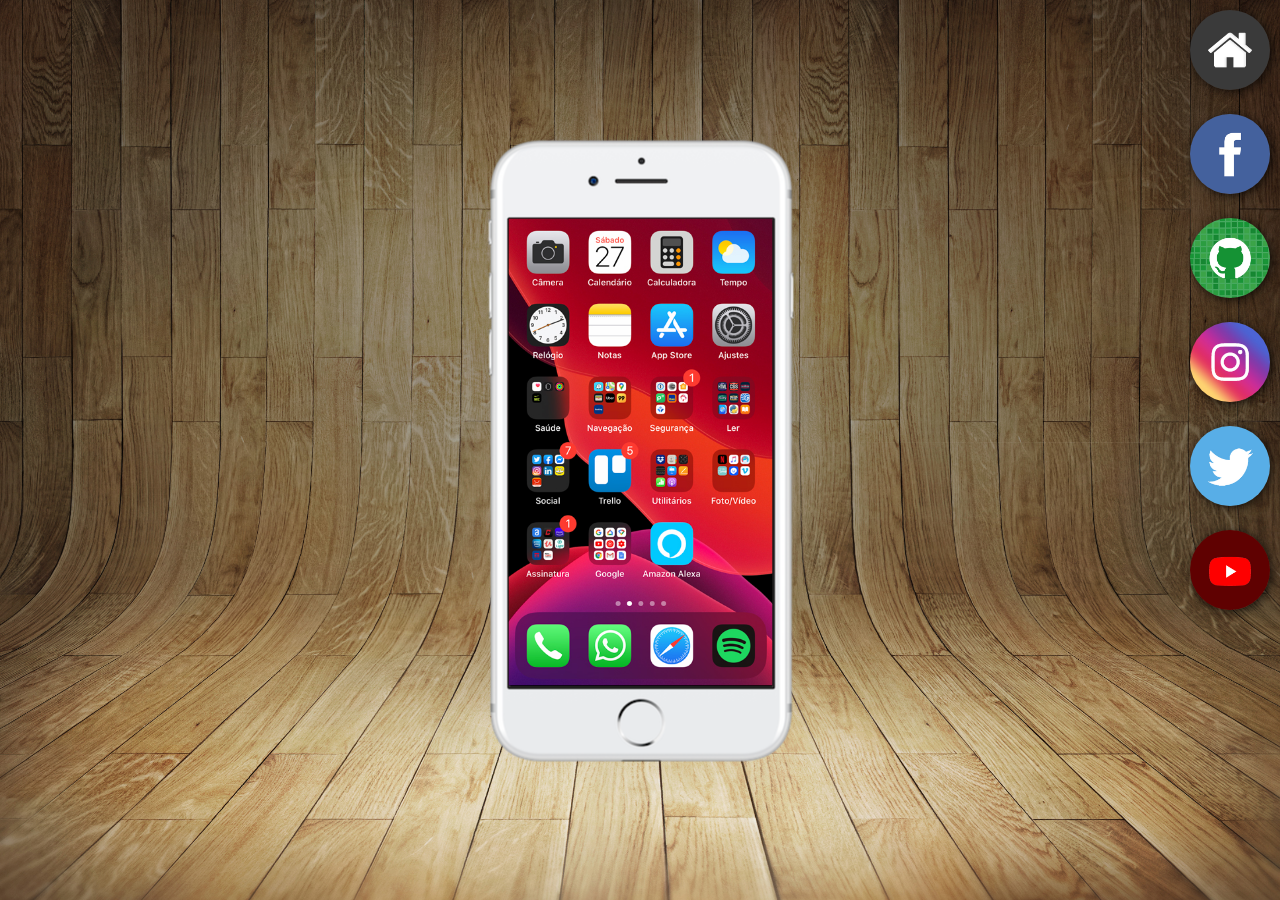
<file: index.html>
<!DOCTYPE html>
<html lang="pt-br">
<head>
    <meta charset="UTF-8">
    <meta name="viewport" content="width=device-width, initial-scale=1.0">
    <link rel="shortcut icon" href="favicon.ico" type="image/x-icon">
    <link rel="stylesheet" href="estilo/style.css">
    <title>projeto rede social</title>
</head>
<body>
    <main>
        <section id="tel">
                <iframe src="home.html" name="tela" id="tela" frameborder="0"></iframe>
        </section>
        <section id="rede-social">
            <a href="home.html" target="tela"> <img src="imagens/logo-home.jpg" alt="home"></a>     <br>

            <a href="facebook.html" target="tela"> <img src="imagens/logo-facebook.jpg" alt="facebook"></a>      <br>

            <a href="guithub.html" target="tela"> <img src="imagens/logo-github.jpg" alt="github"></a>    <br>

            <a href="instagran.html " target="tela"> <img src="imagens/logo-instagram.jpg" alt="instagram"></a>   <br>

            <a href="twitter.html" target="tela"> <img src="imagens/logo-twitter.jpg" alt="twitter"></a>    <br>

            <a href="youtube.html" target="tela"> <img src="imagens/logo-youtube.jpg" alt="youtube"></a> 
       </section>
    </main>
</body>
</html>
</file>
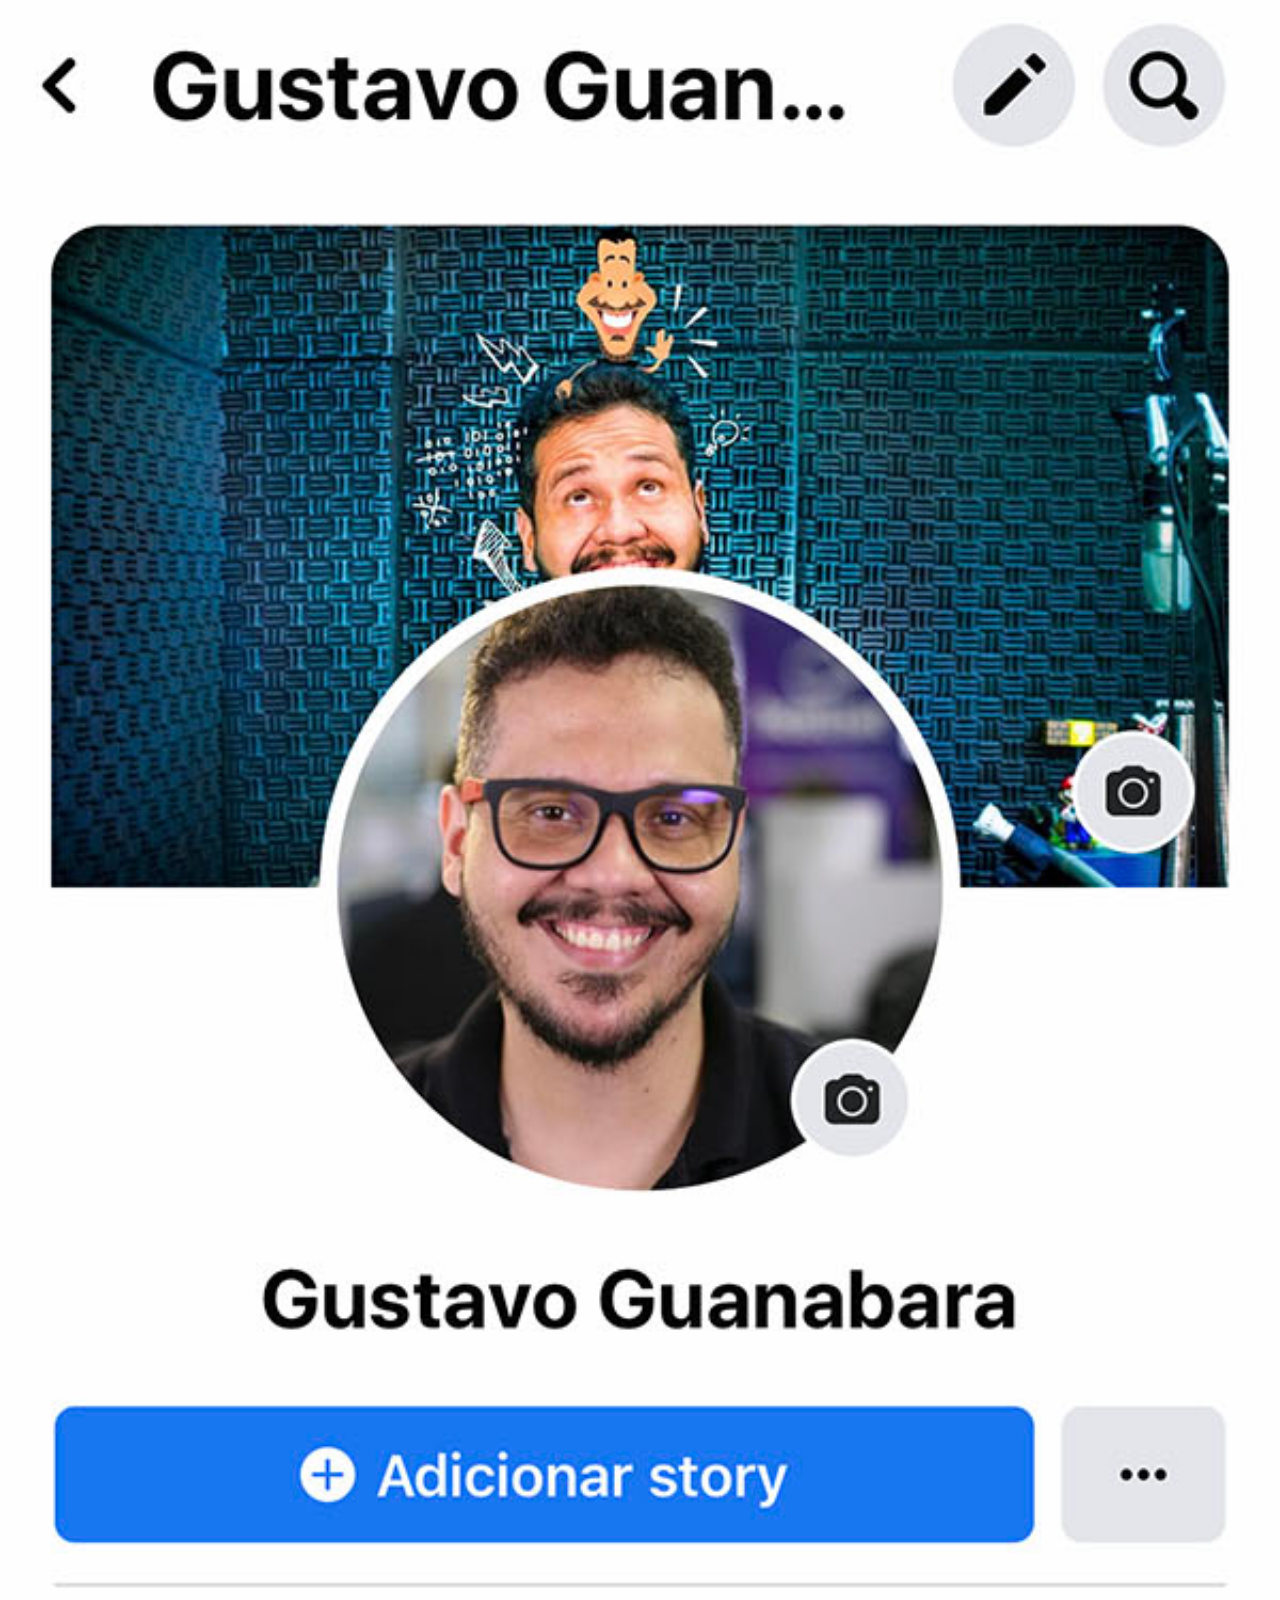
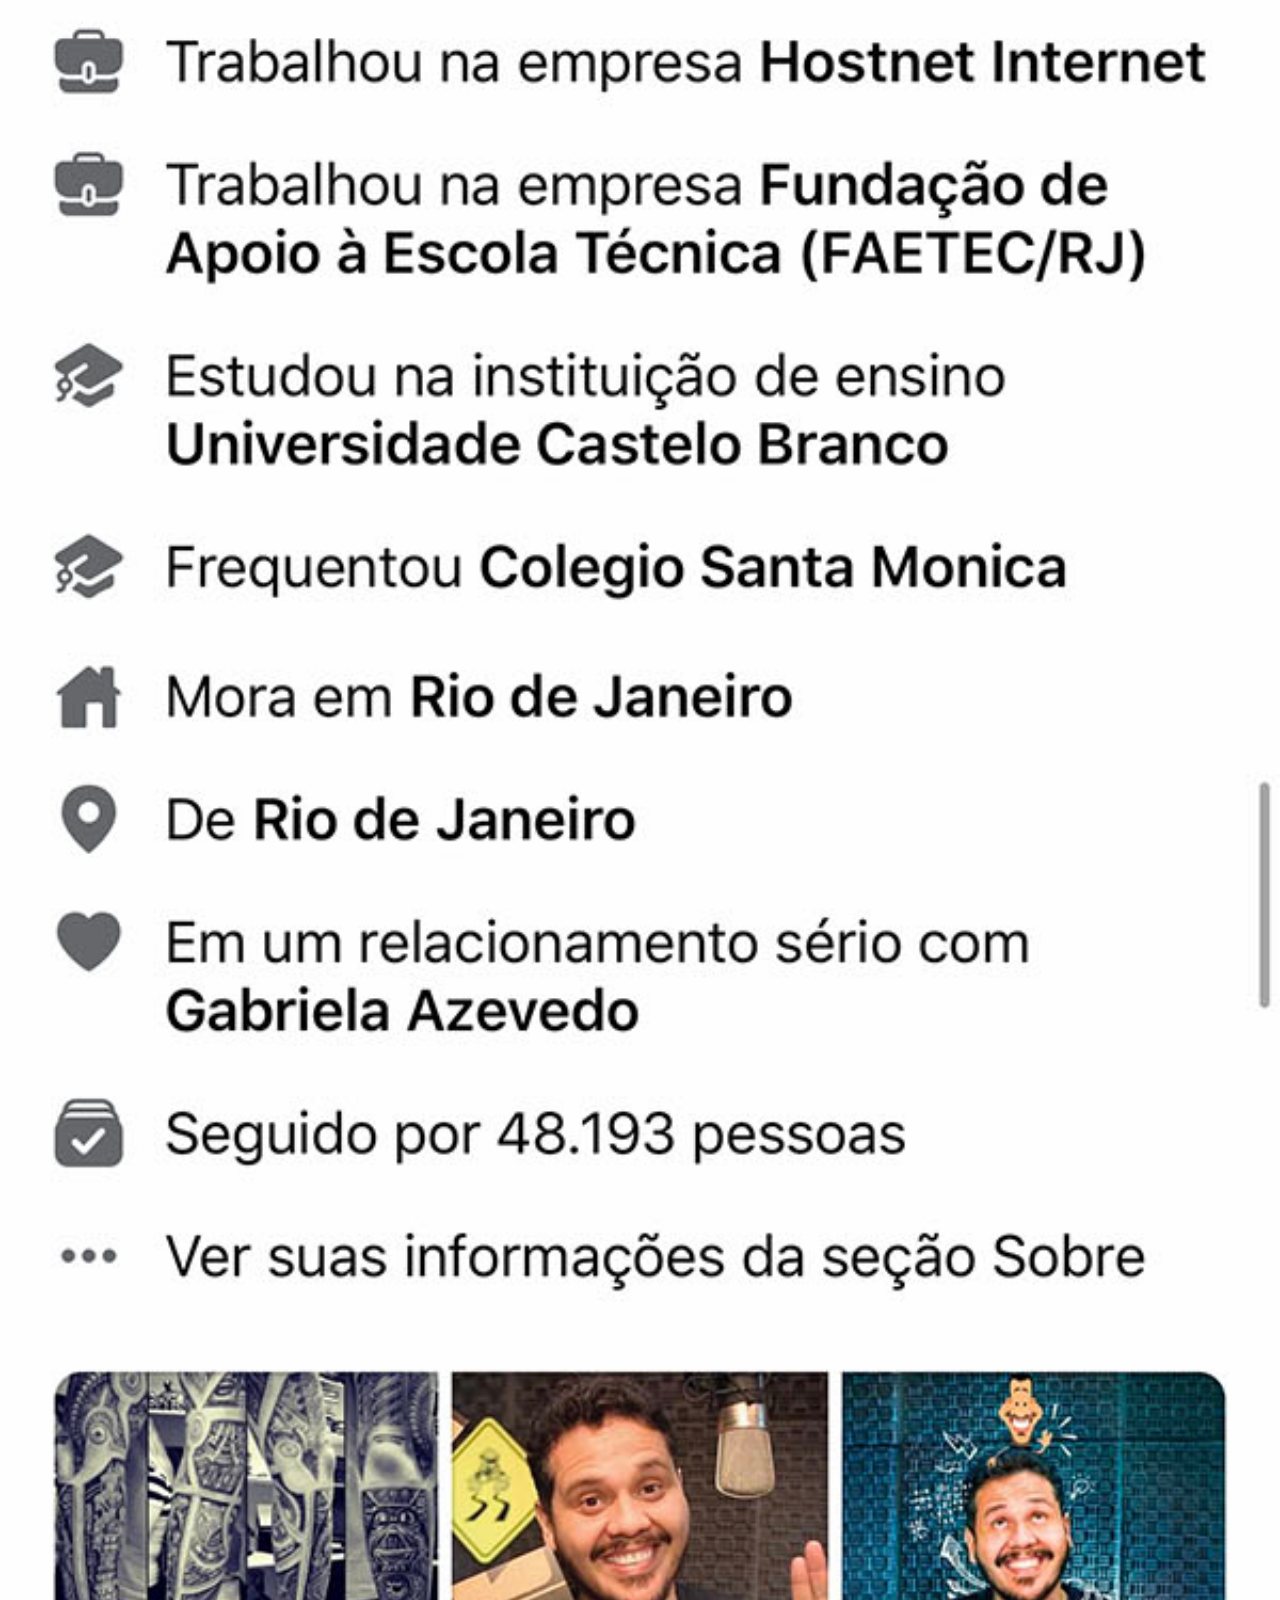
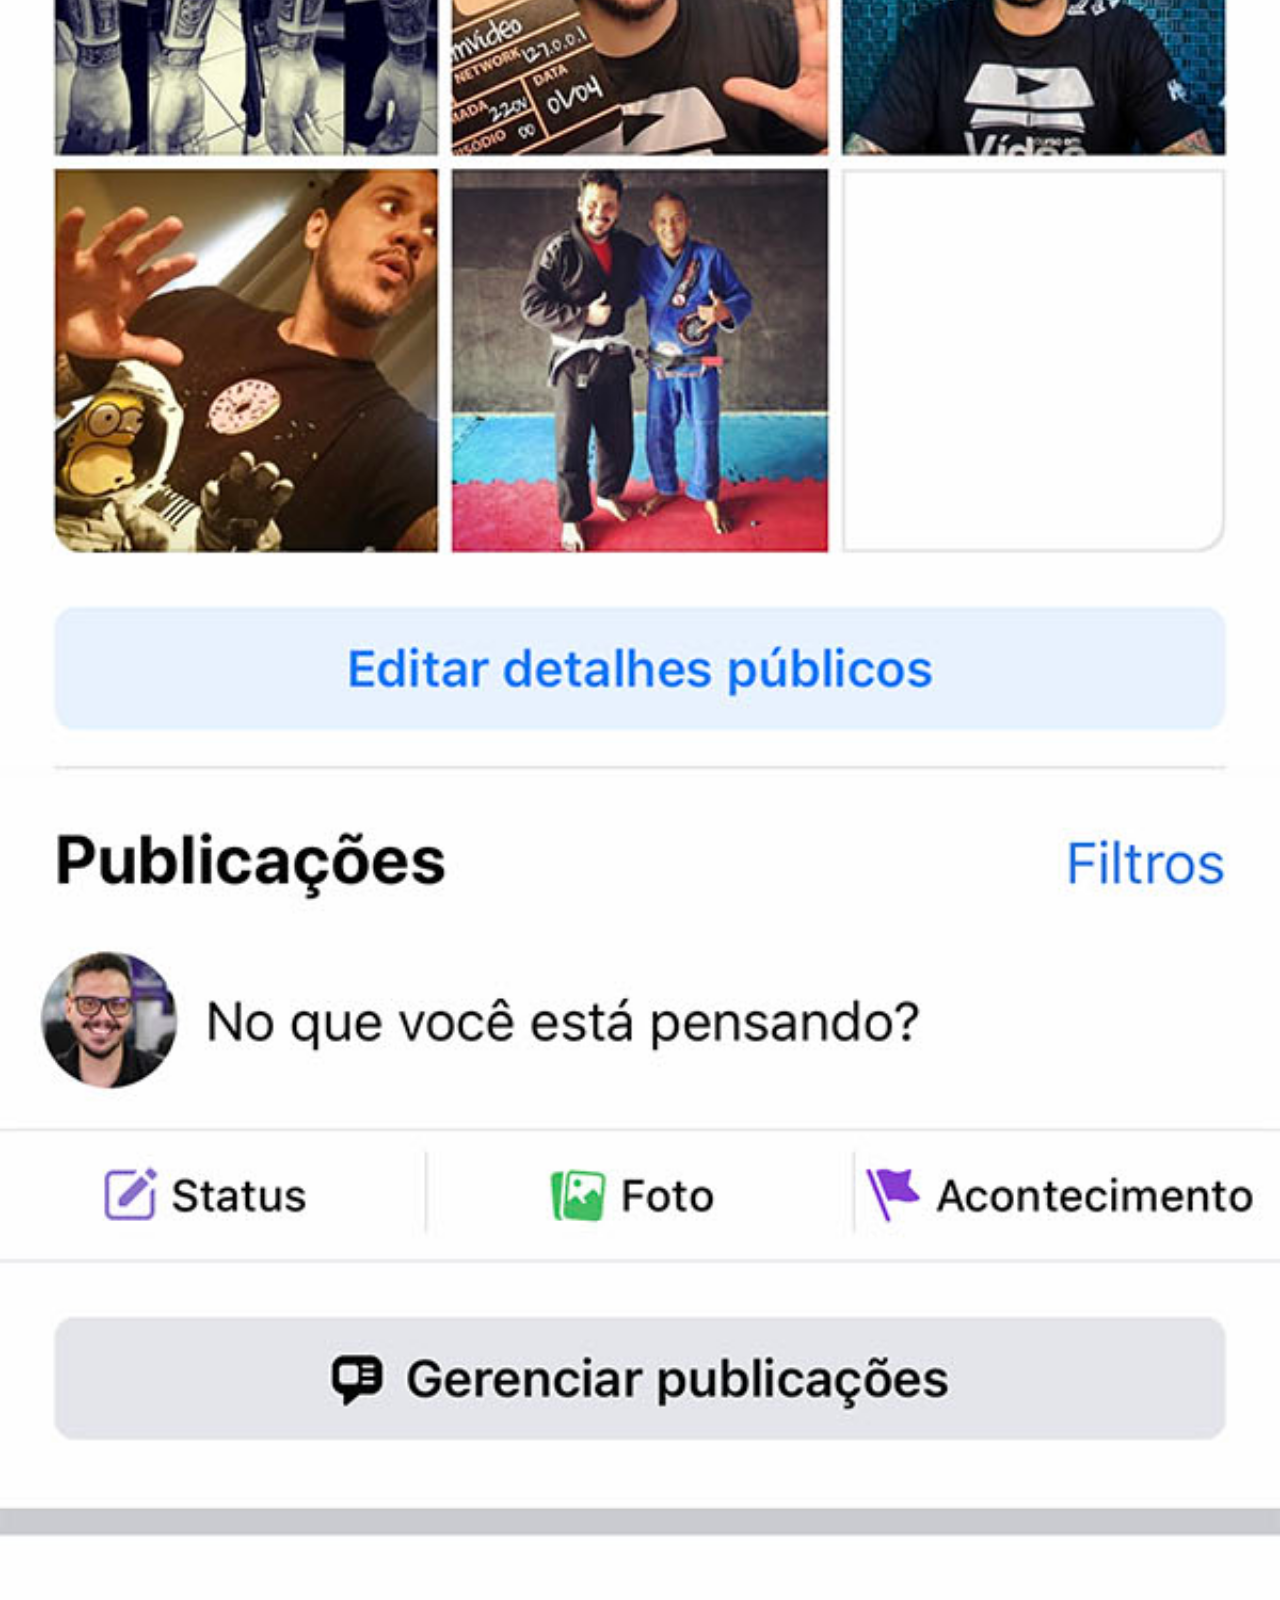
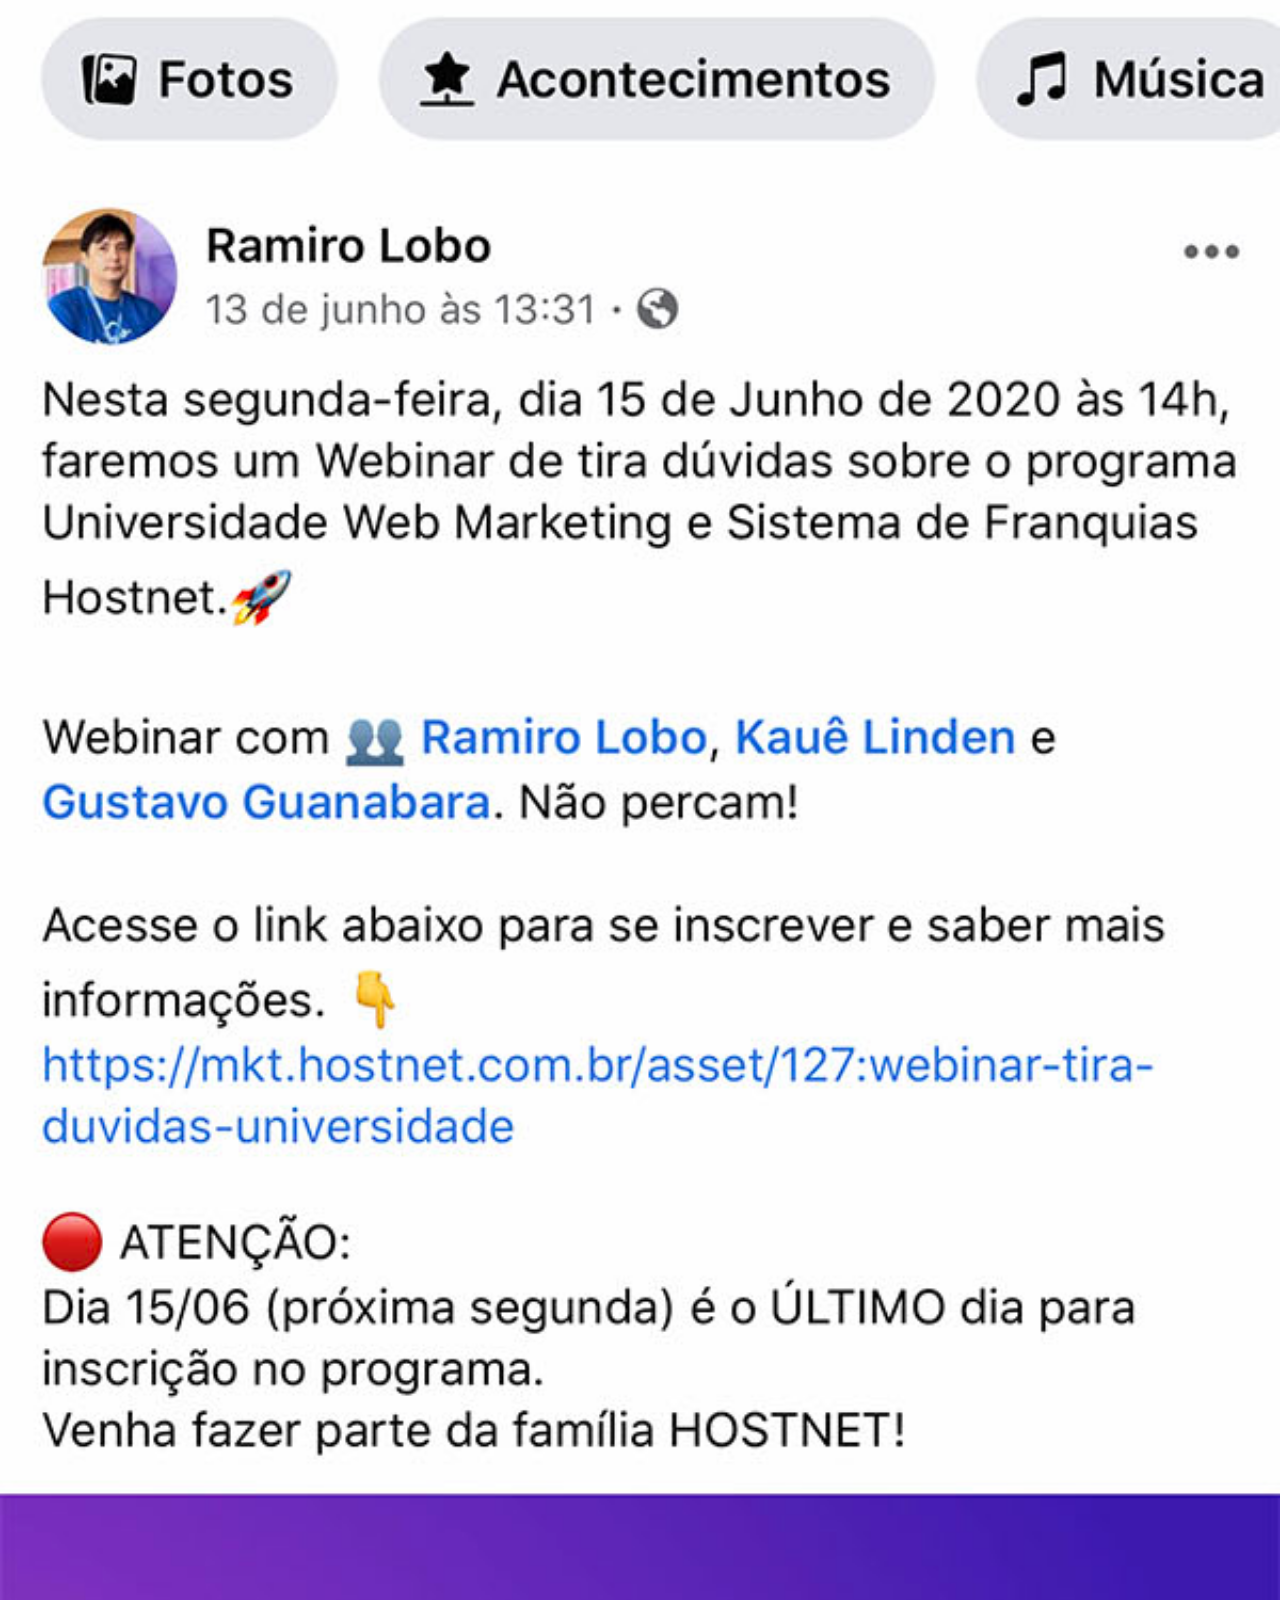
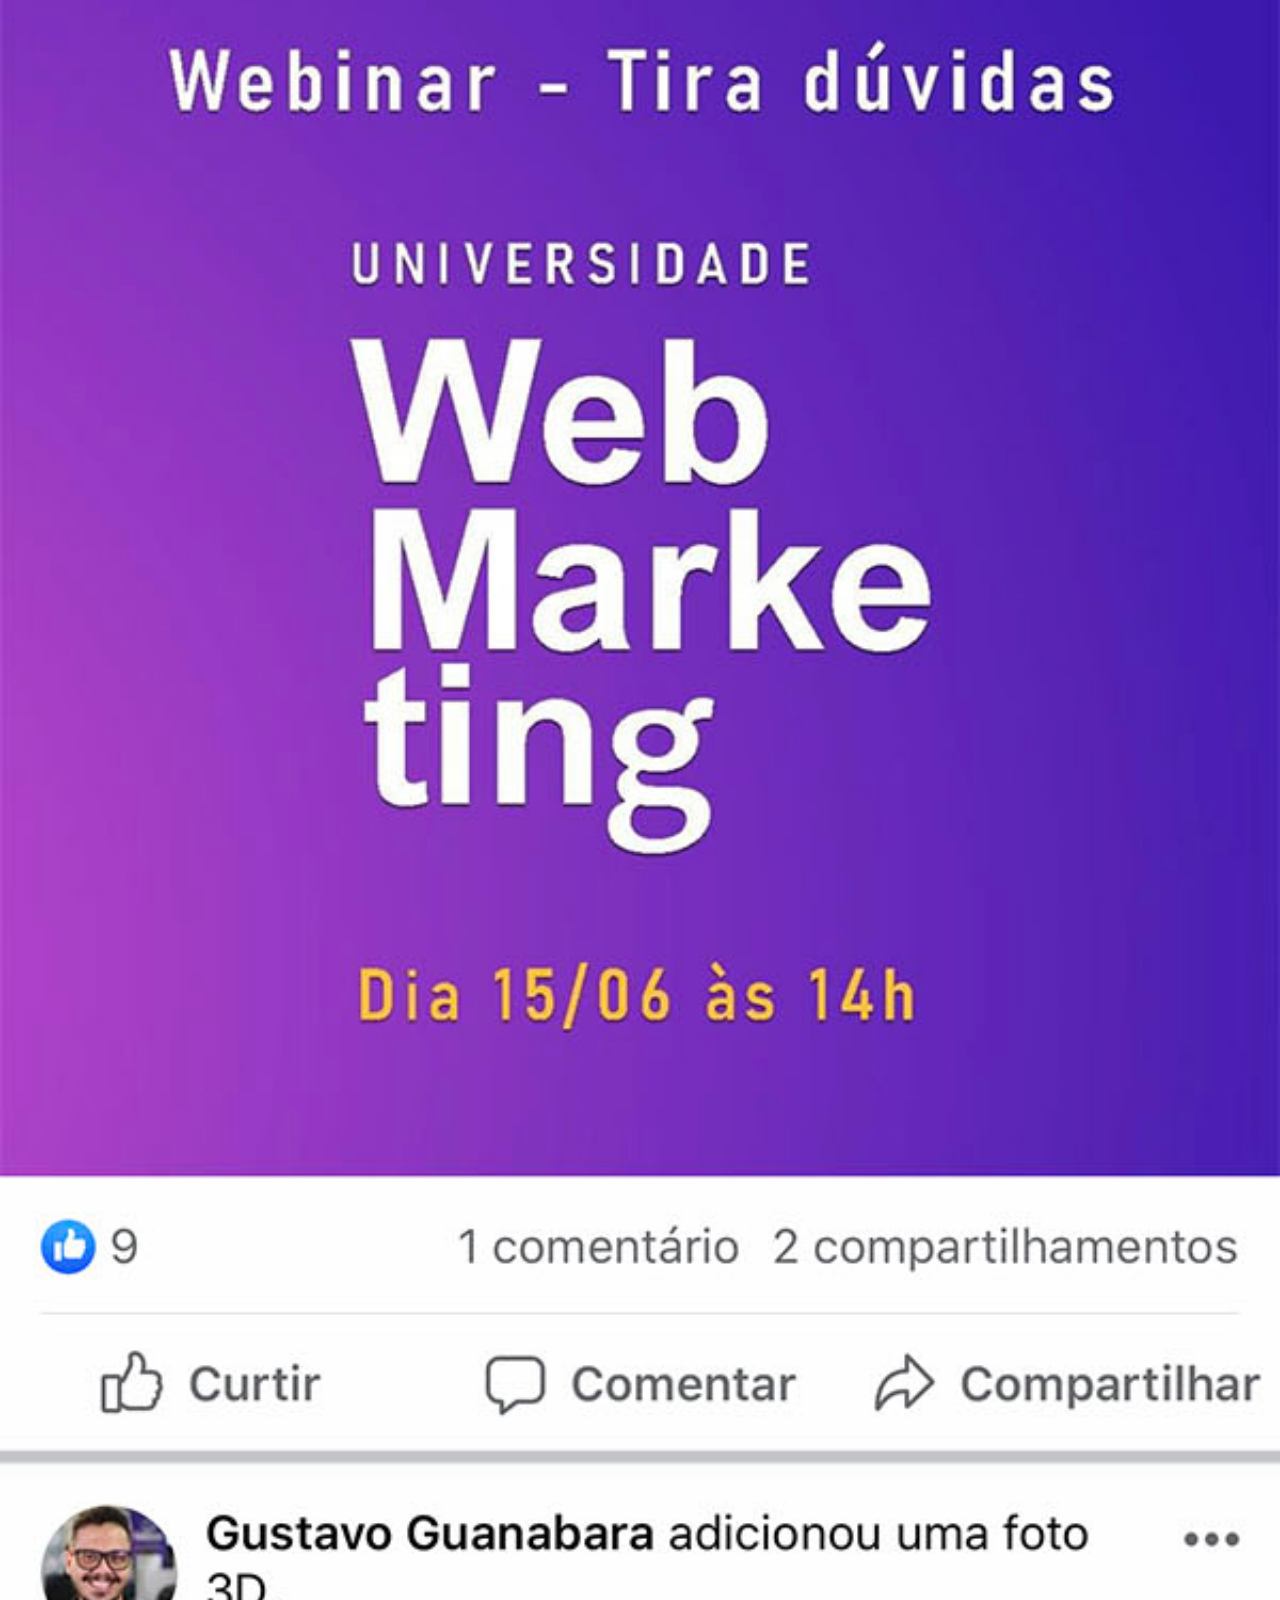
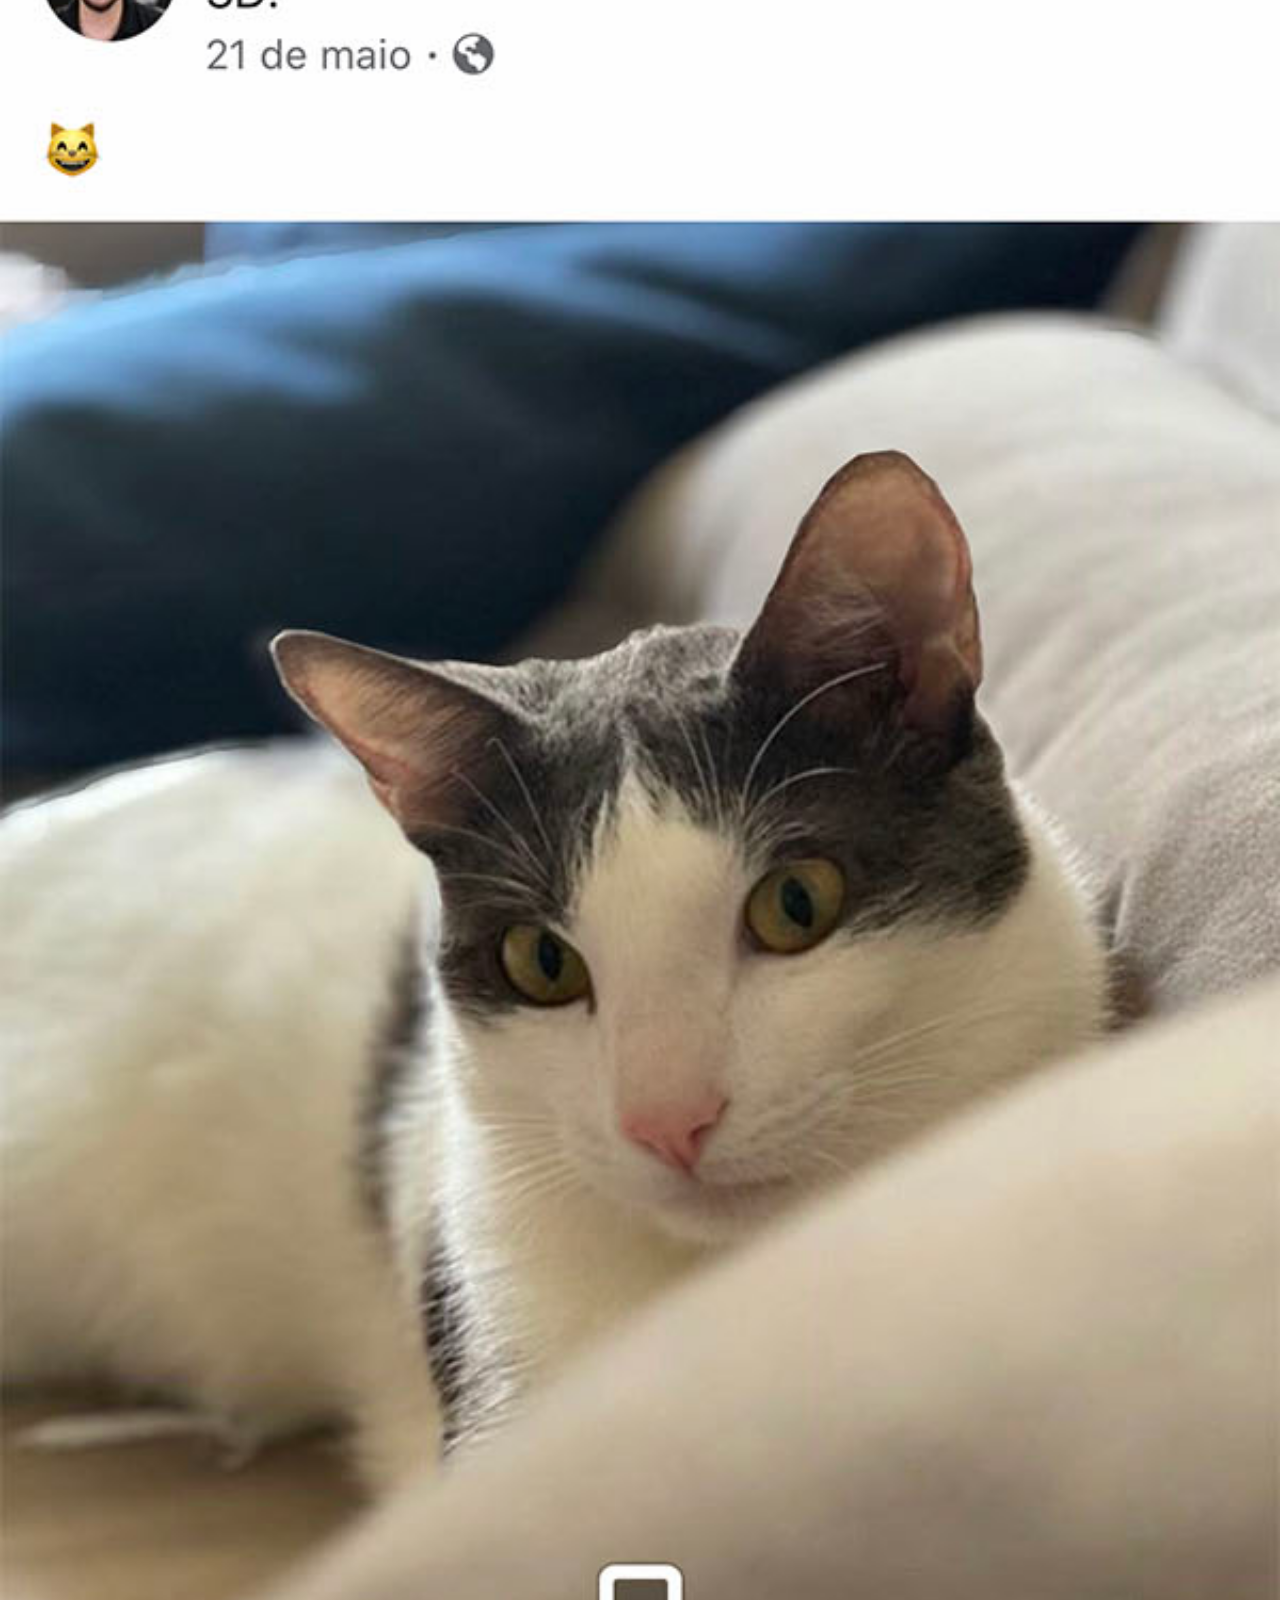
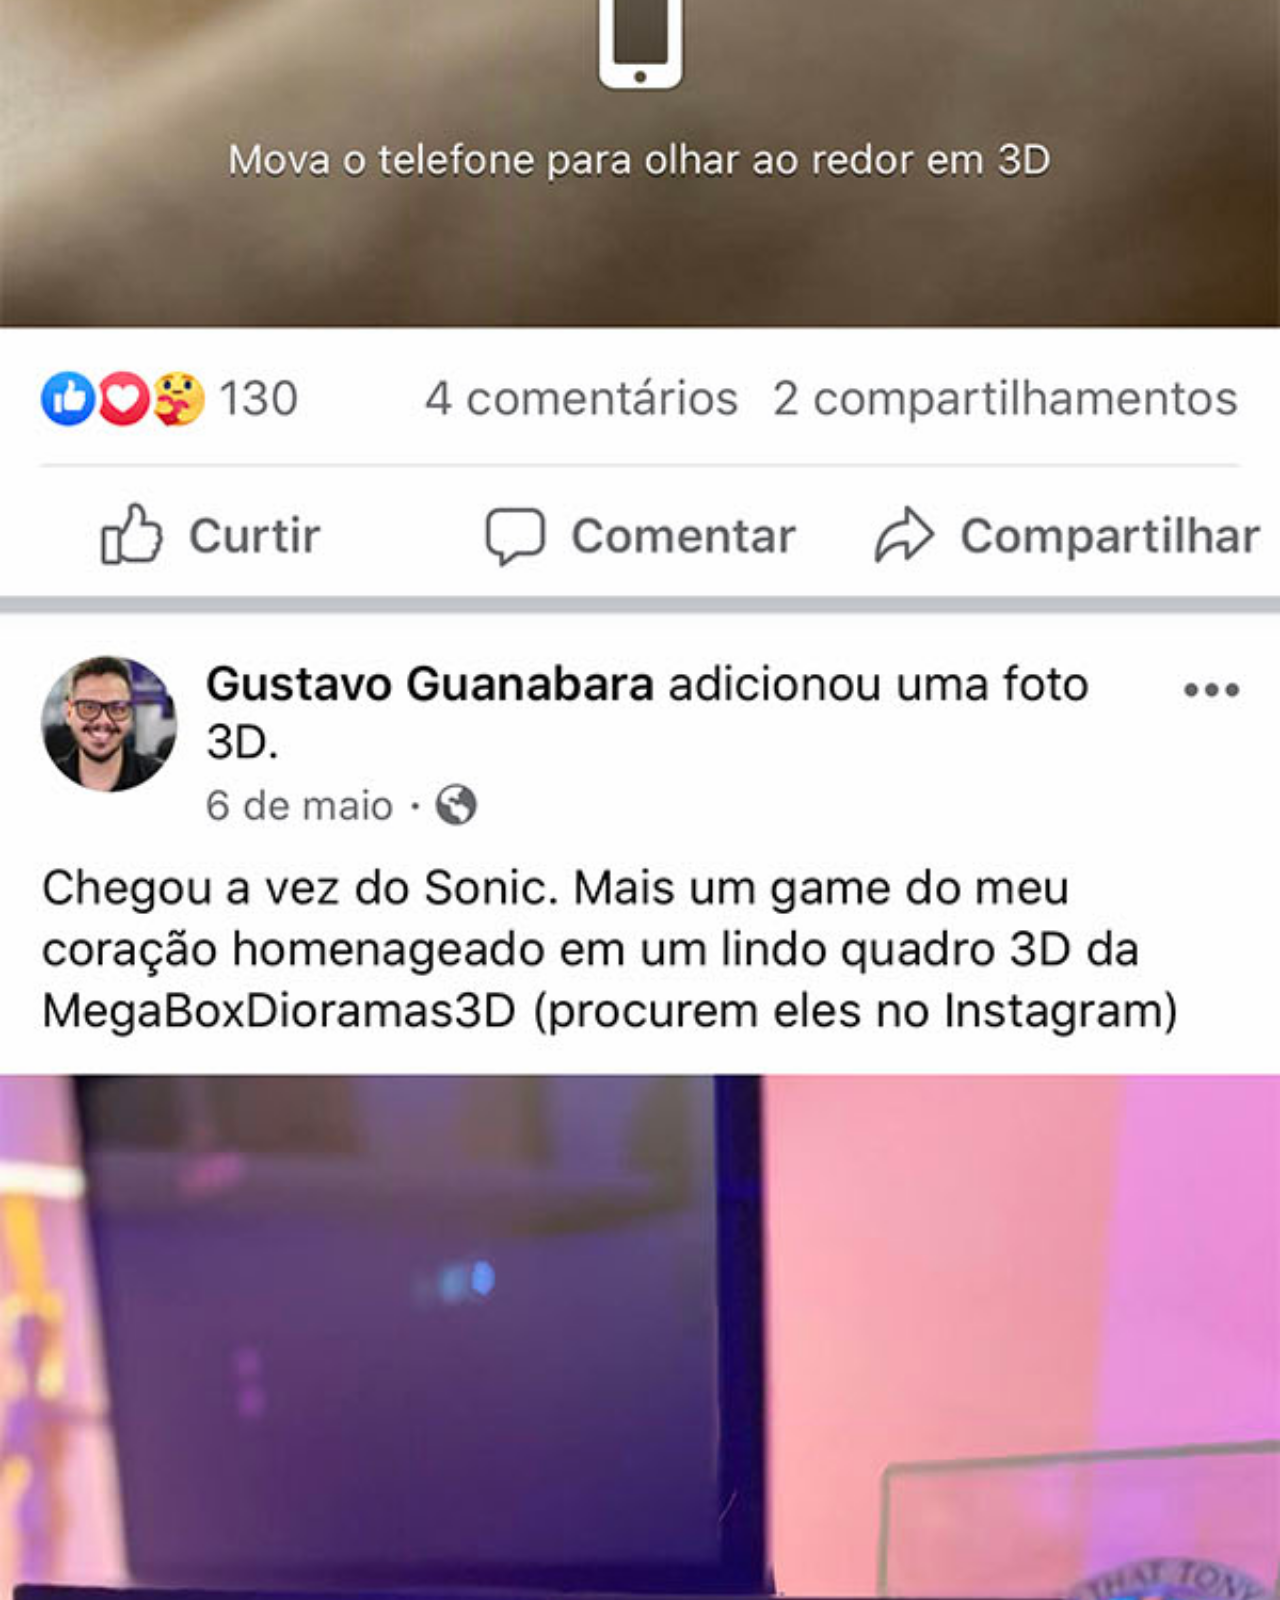
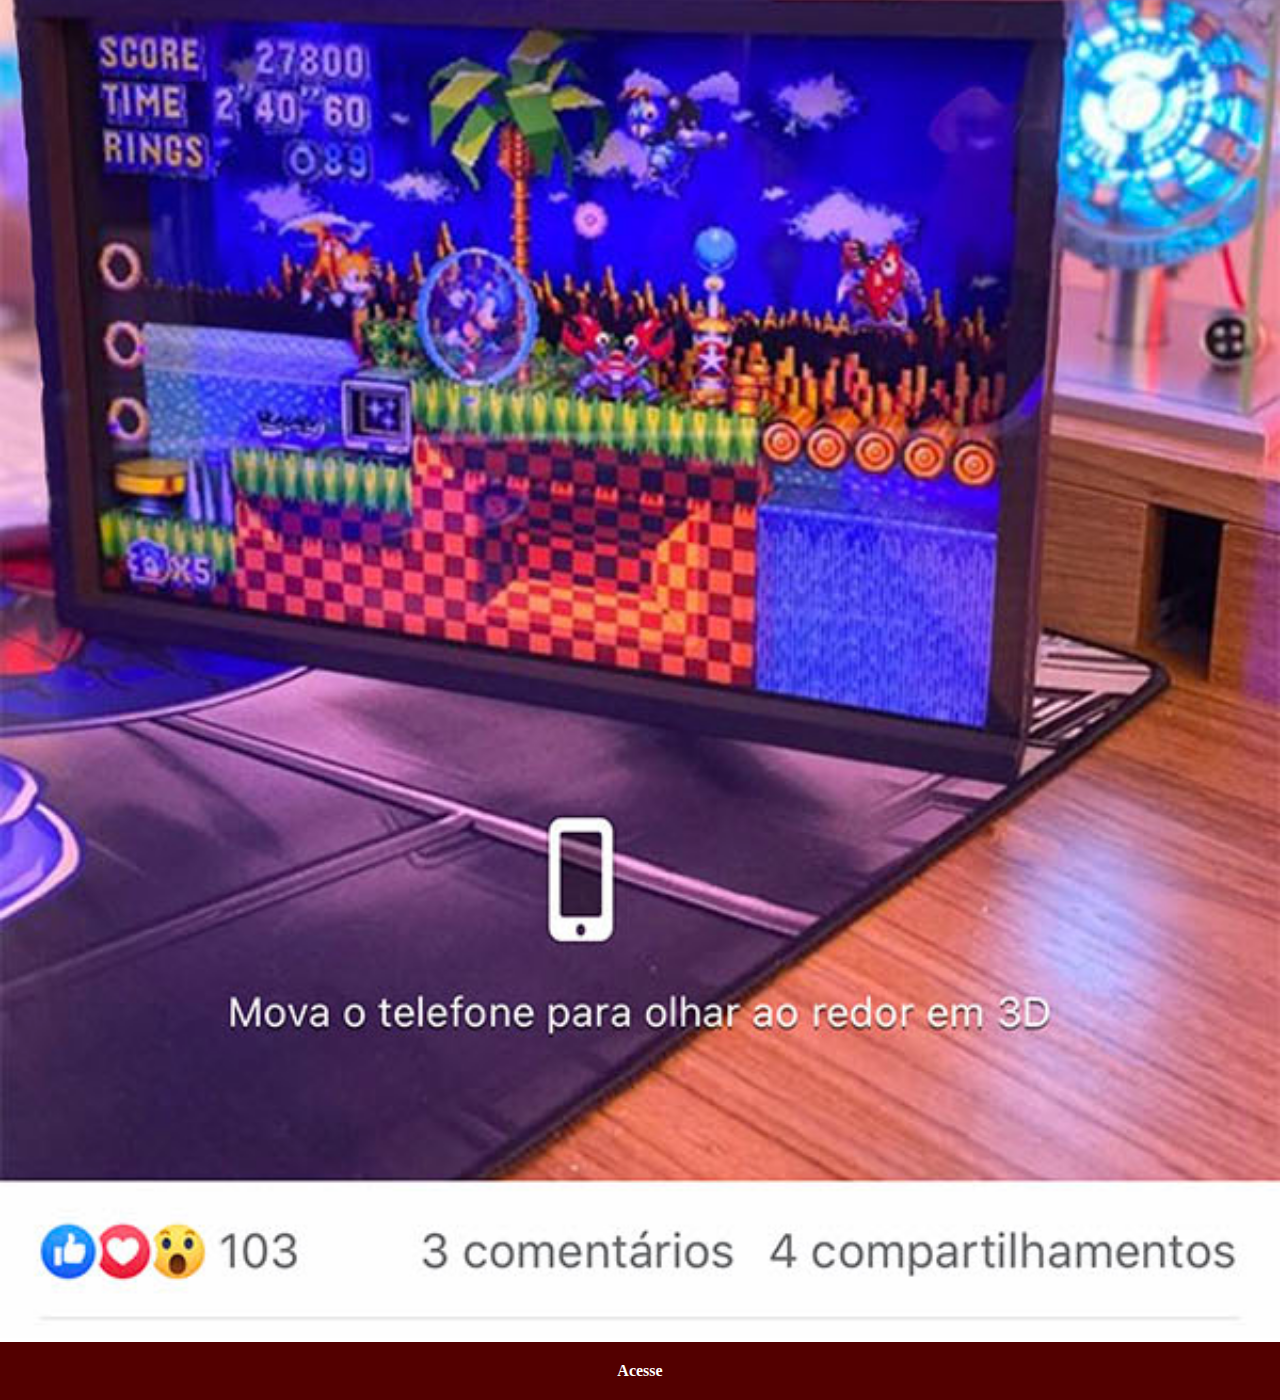
<file: facebook.html>
<!DOCTYPE html>
<html lang="pt-br">
<head>
    <meta charset="UTF-8">
    <meta name="viewport" content="width=device-width, initial-scale=1.0">
    <title>Facebook</title>
    <link rel="stylesheet" href="estilo/social.css">
</head>
<body>
<img src="imagens/tela-facebook.jpg" alt="facebook">    
<a href="https://www.facebook.com/CursosEmVideo/" target="_blank">Acesse</a>

</body>
</html>
</file>
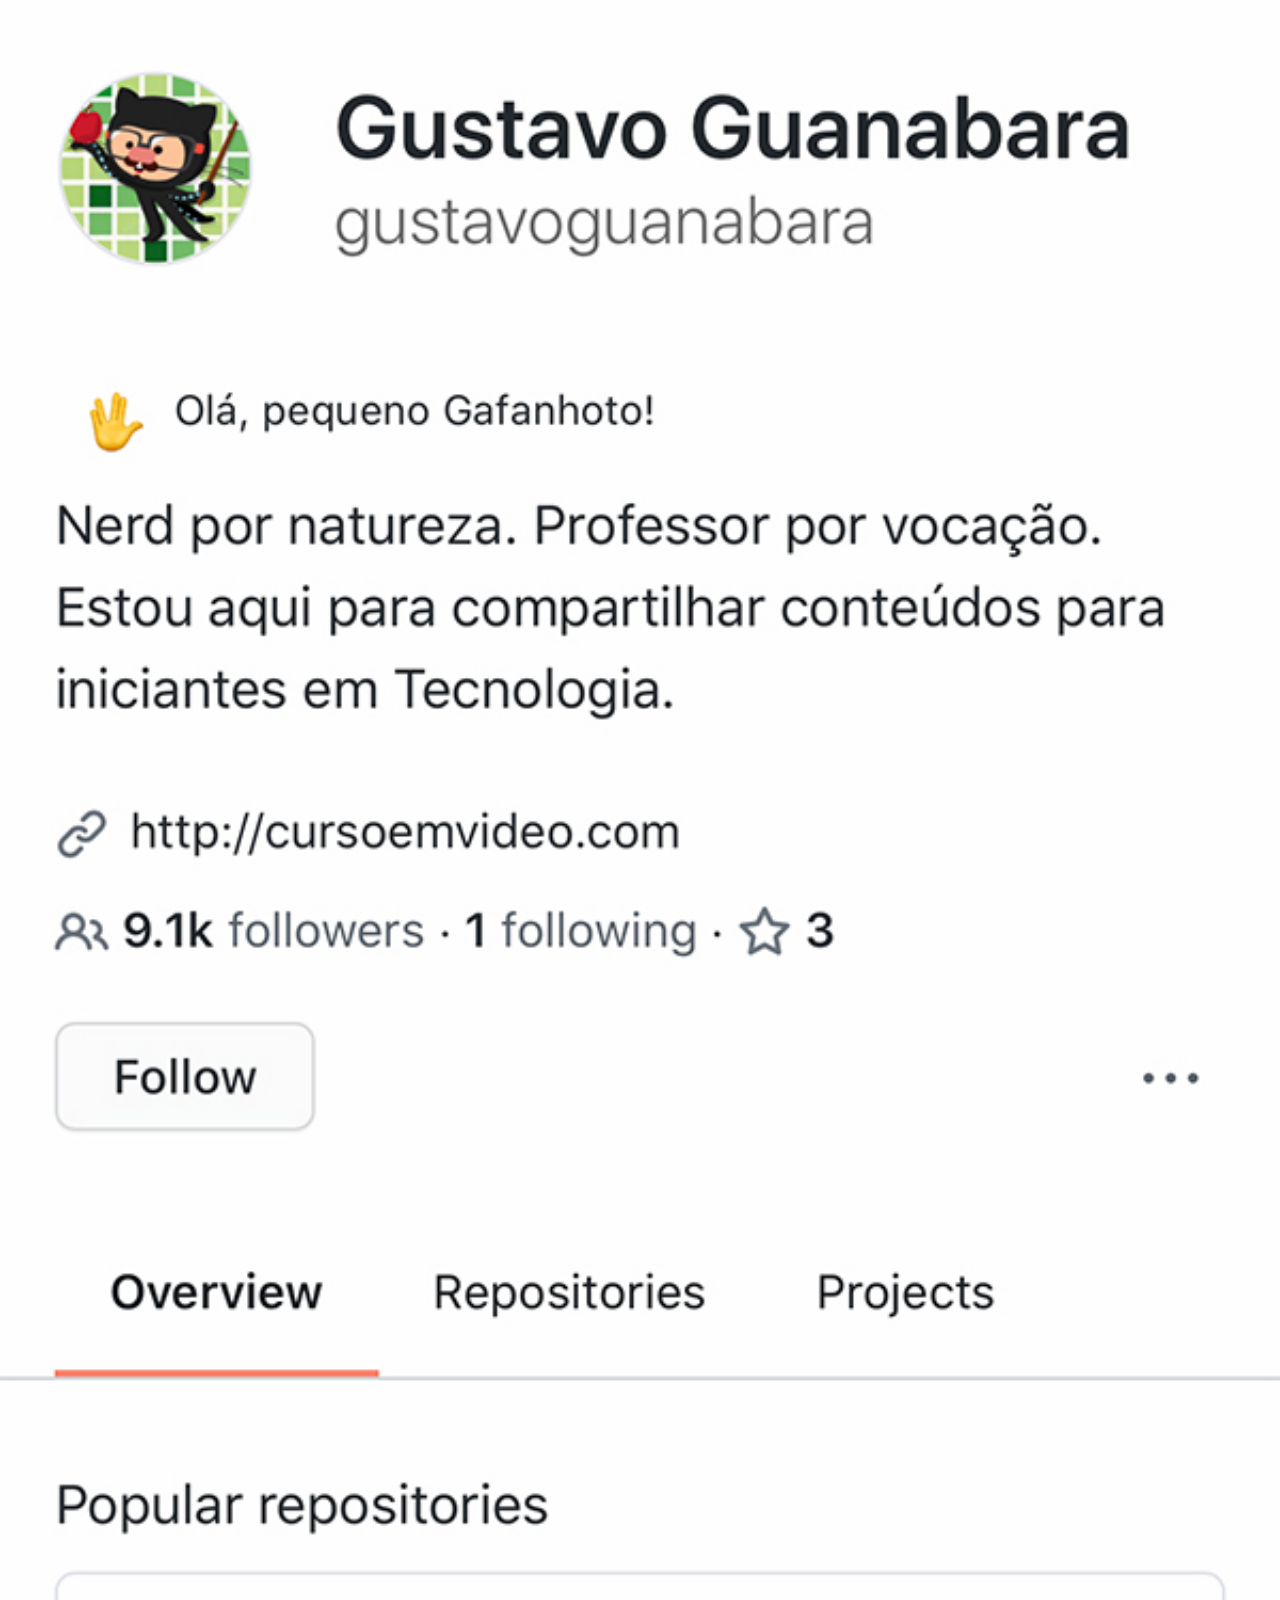
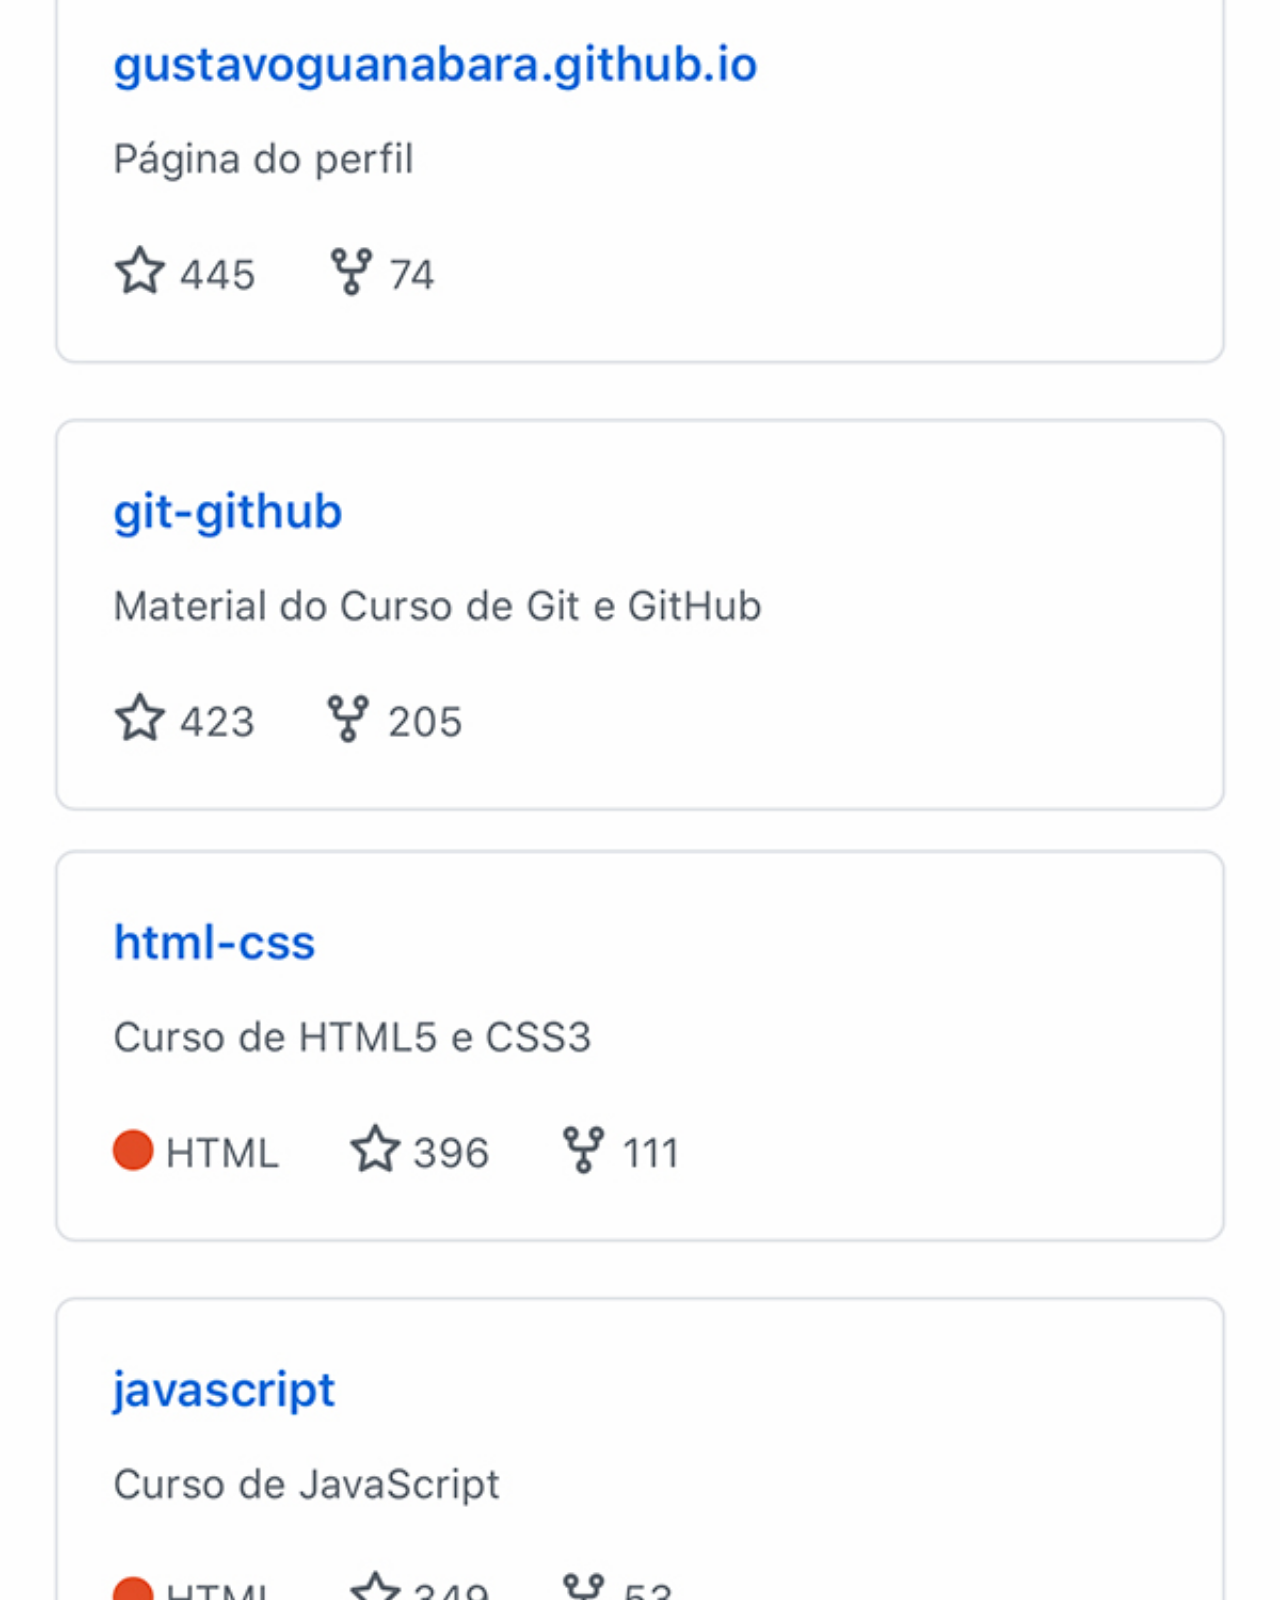
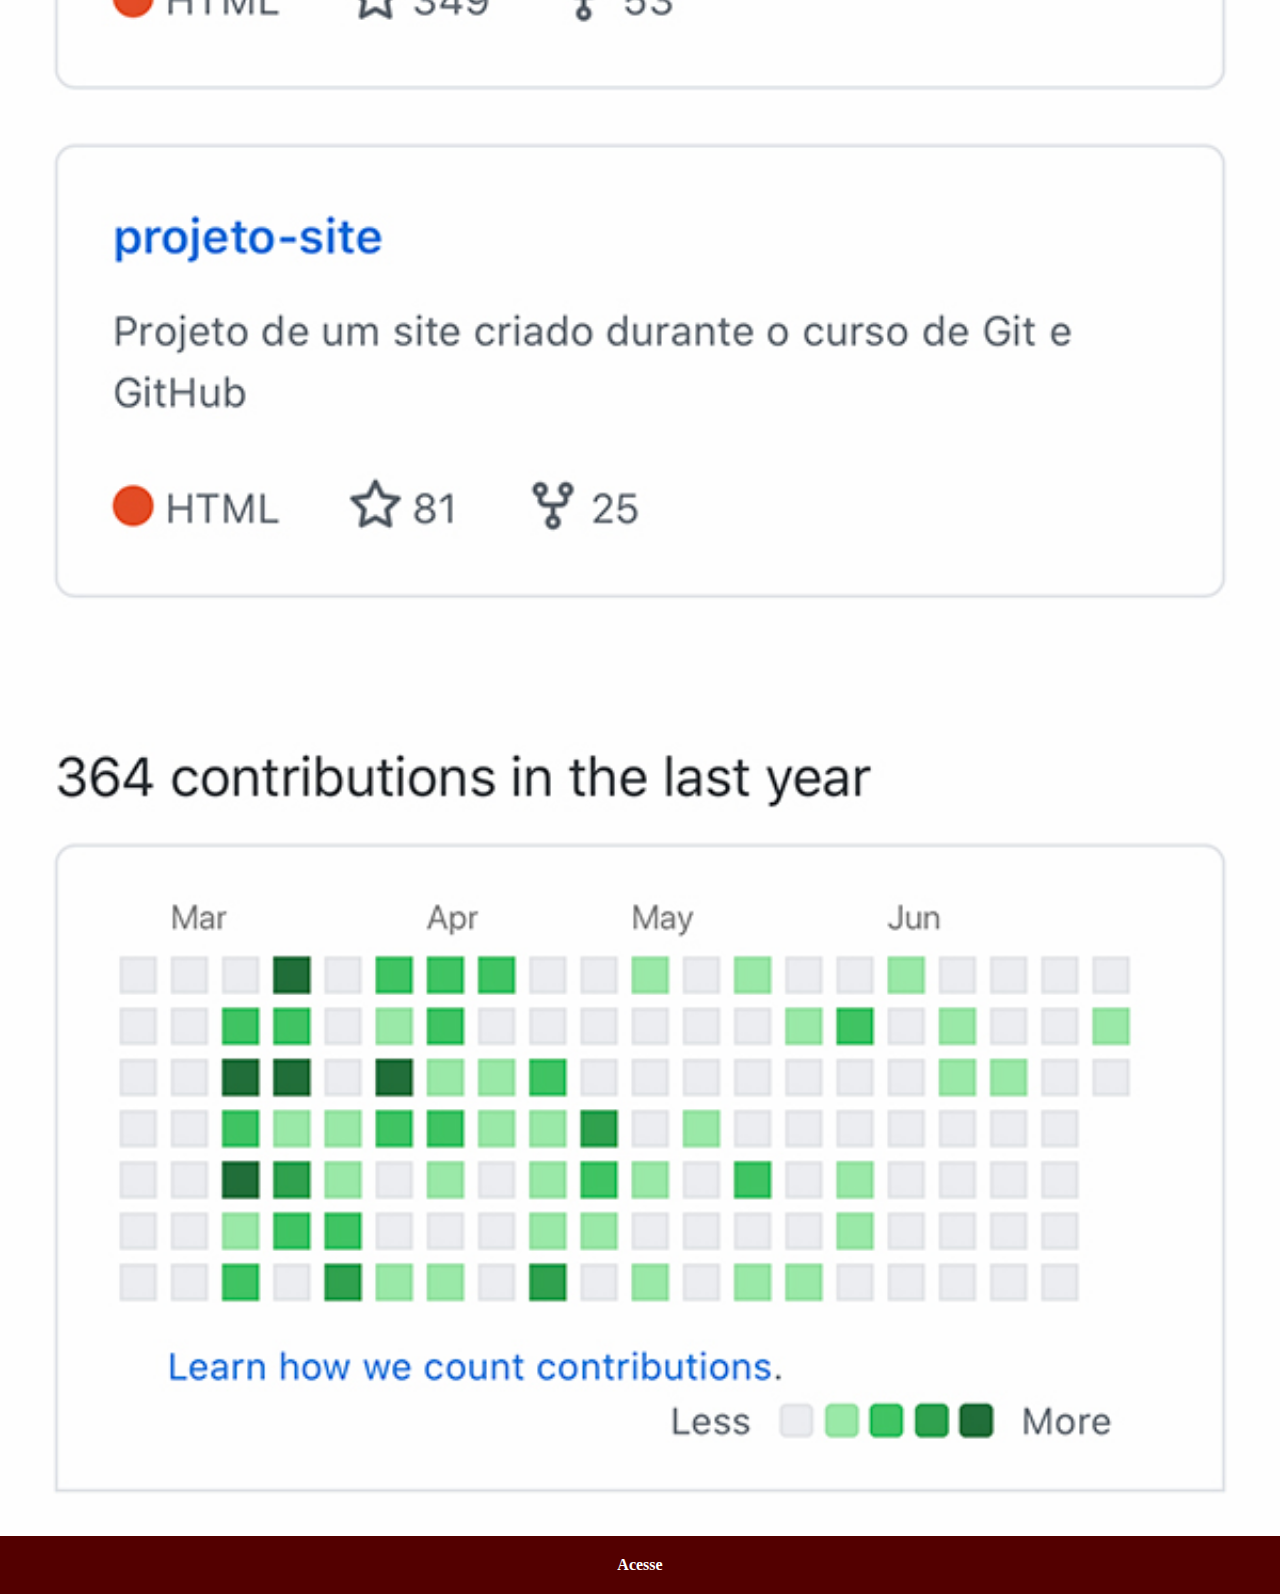
<file: guithub.html>
<!DOCTYPE html>
<html lang="pt-br">
<head>
    <meta charset="UTF-8">
    <meta name="viewport" content="width=device-width, initial-scale=1.0">
    <title>Guithub</title>
    <link rel="stylesheet" href="estilo/social.css">
</head>
<body>
    <img src="imagens/tela-github.jpg" alt="Guithub">
    <a href="https://github.com/gustavoguanabara/" target="_blank"> Acesse</a>
</body>
</html>
</file>
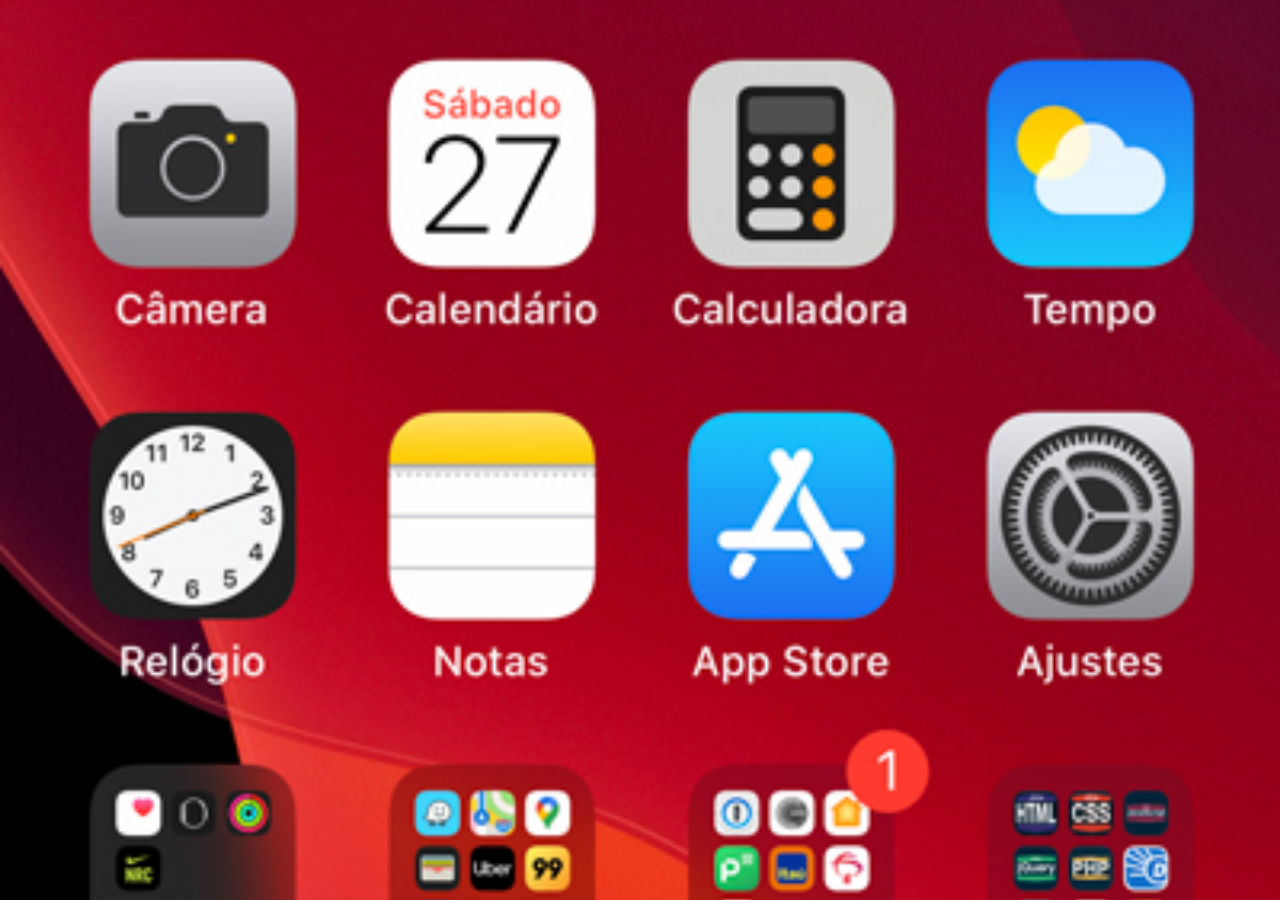
<file: home.html>
<!DOCTYPE html>
<html lang="pt-br">
<head>
    <meta charset="UTF-8">
    <meta name="viewport" content="width=device-width, initial-scale=1.0">
    <title>home</title>
</head>
  <style>
        *{ padding: 0px;
          margin: 0px;
        }
      body{
        width: 100vw;
        height: 100vh;
        background: black url(imagens/tela-home.jpg) no-repeat top center;
        background-size: cover;
        
      }
  </style>
<body>
    
</body>
</html>
</file>
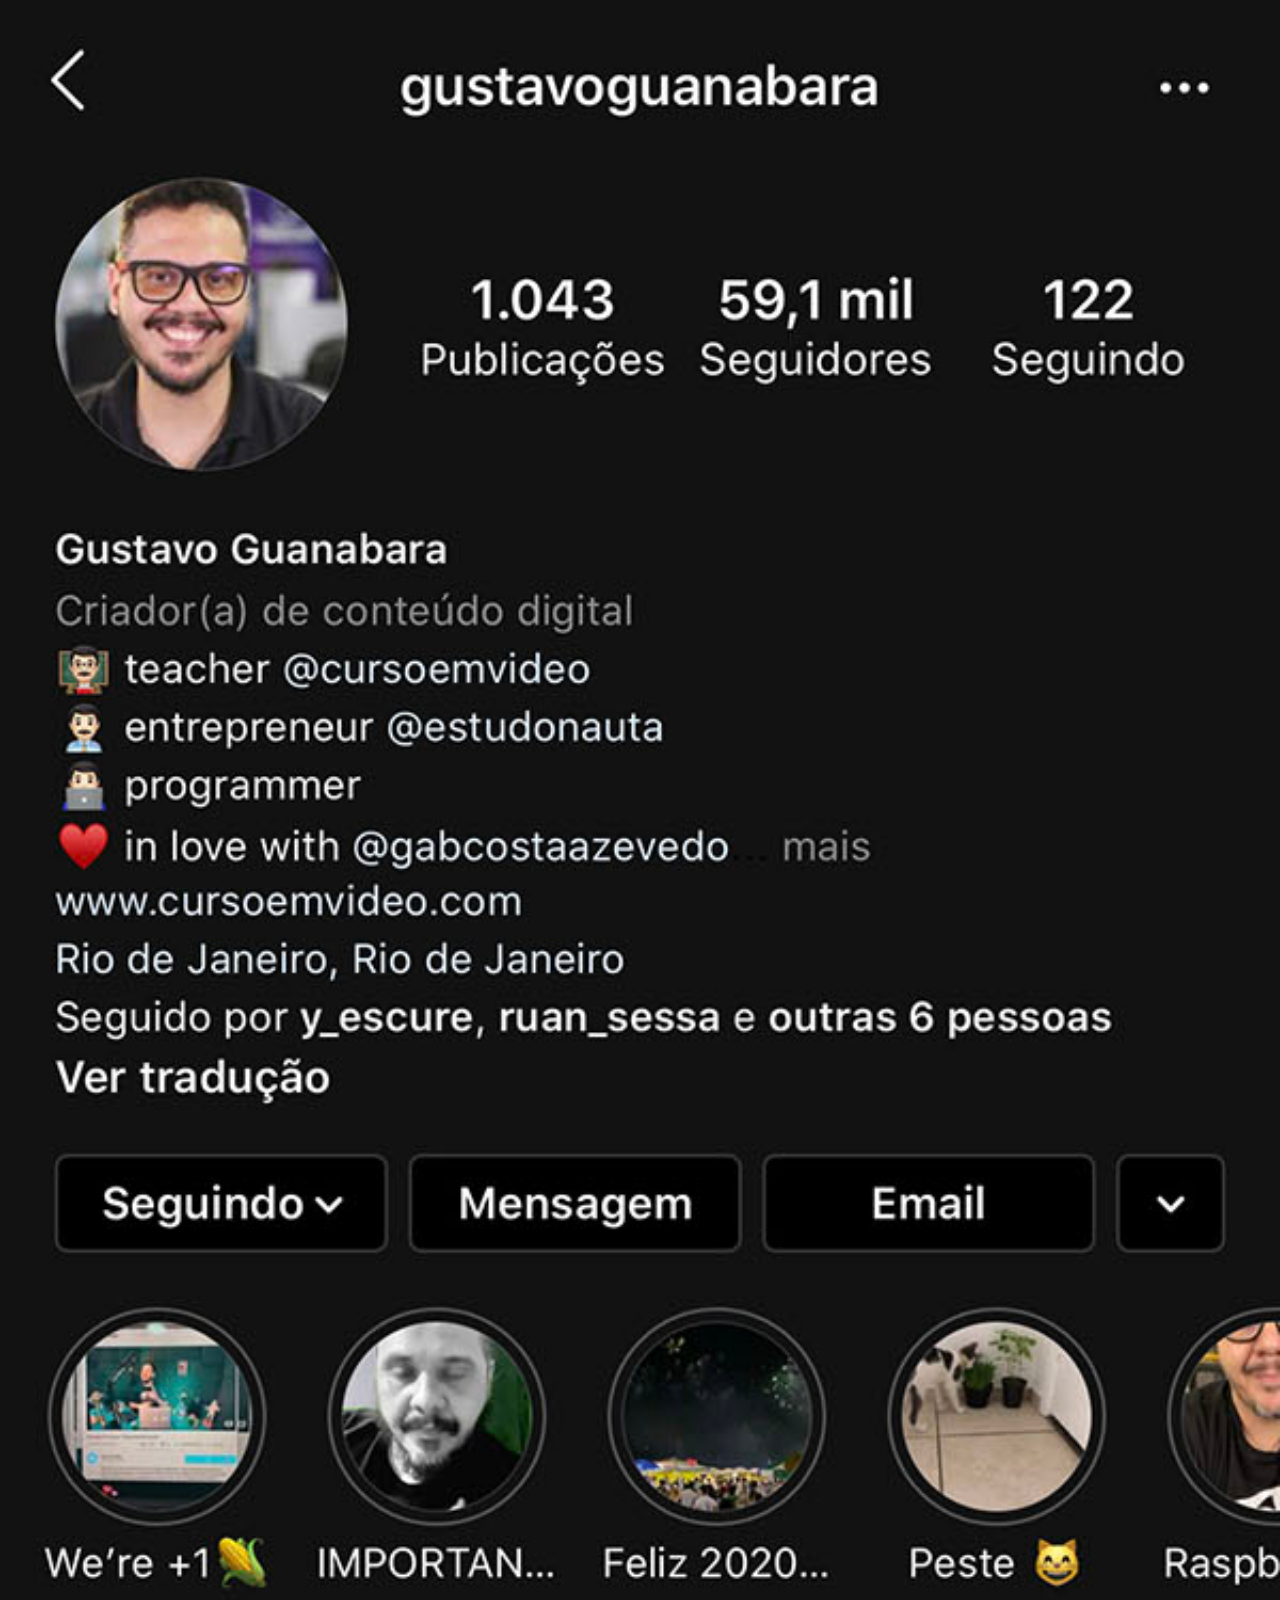
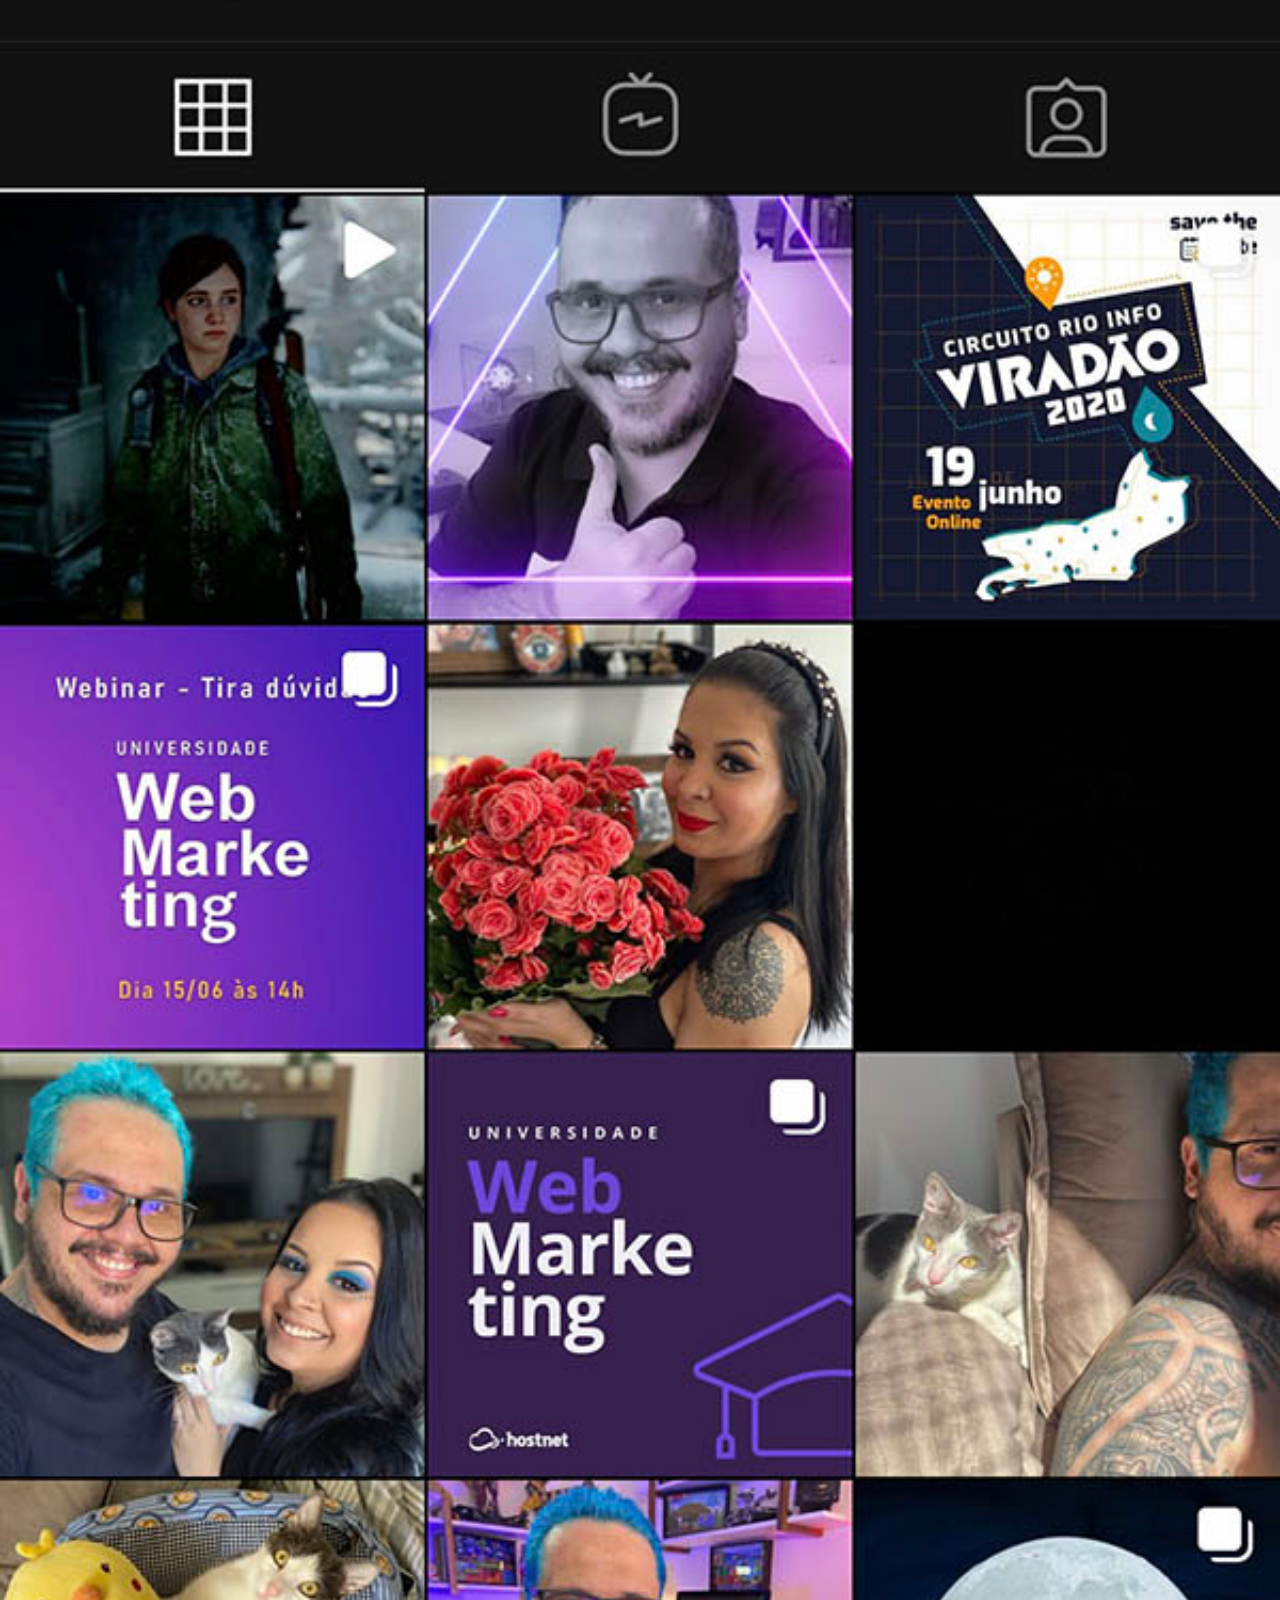
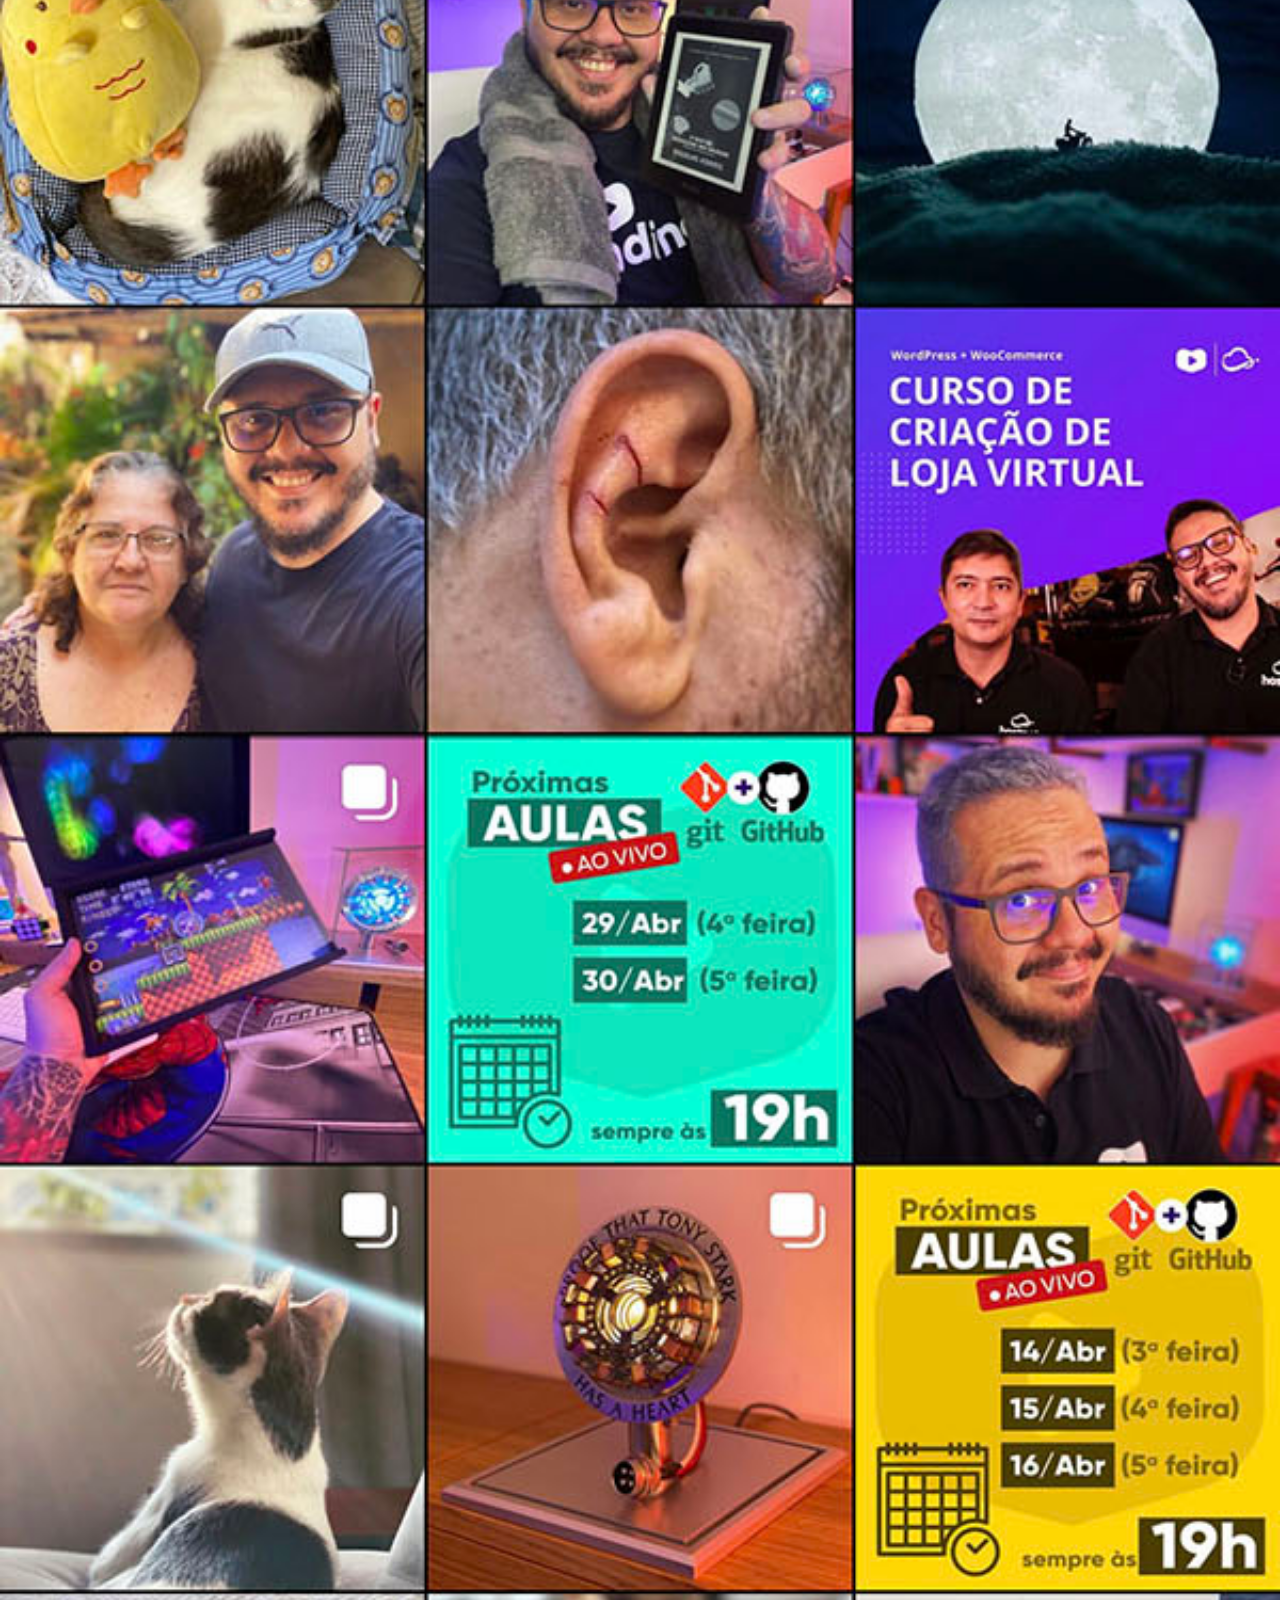
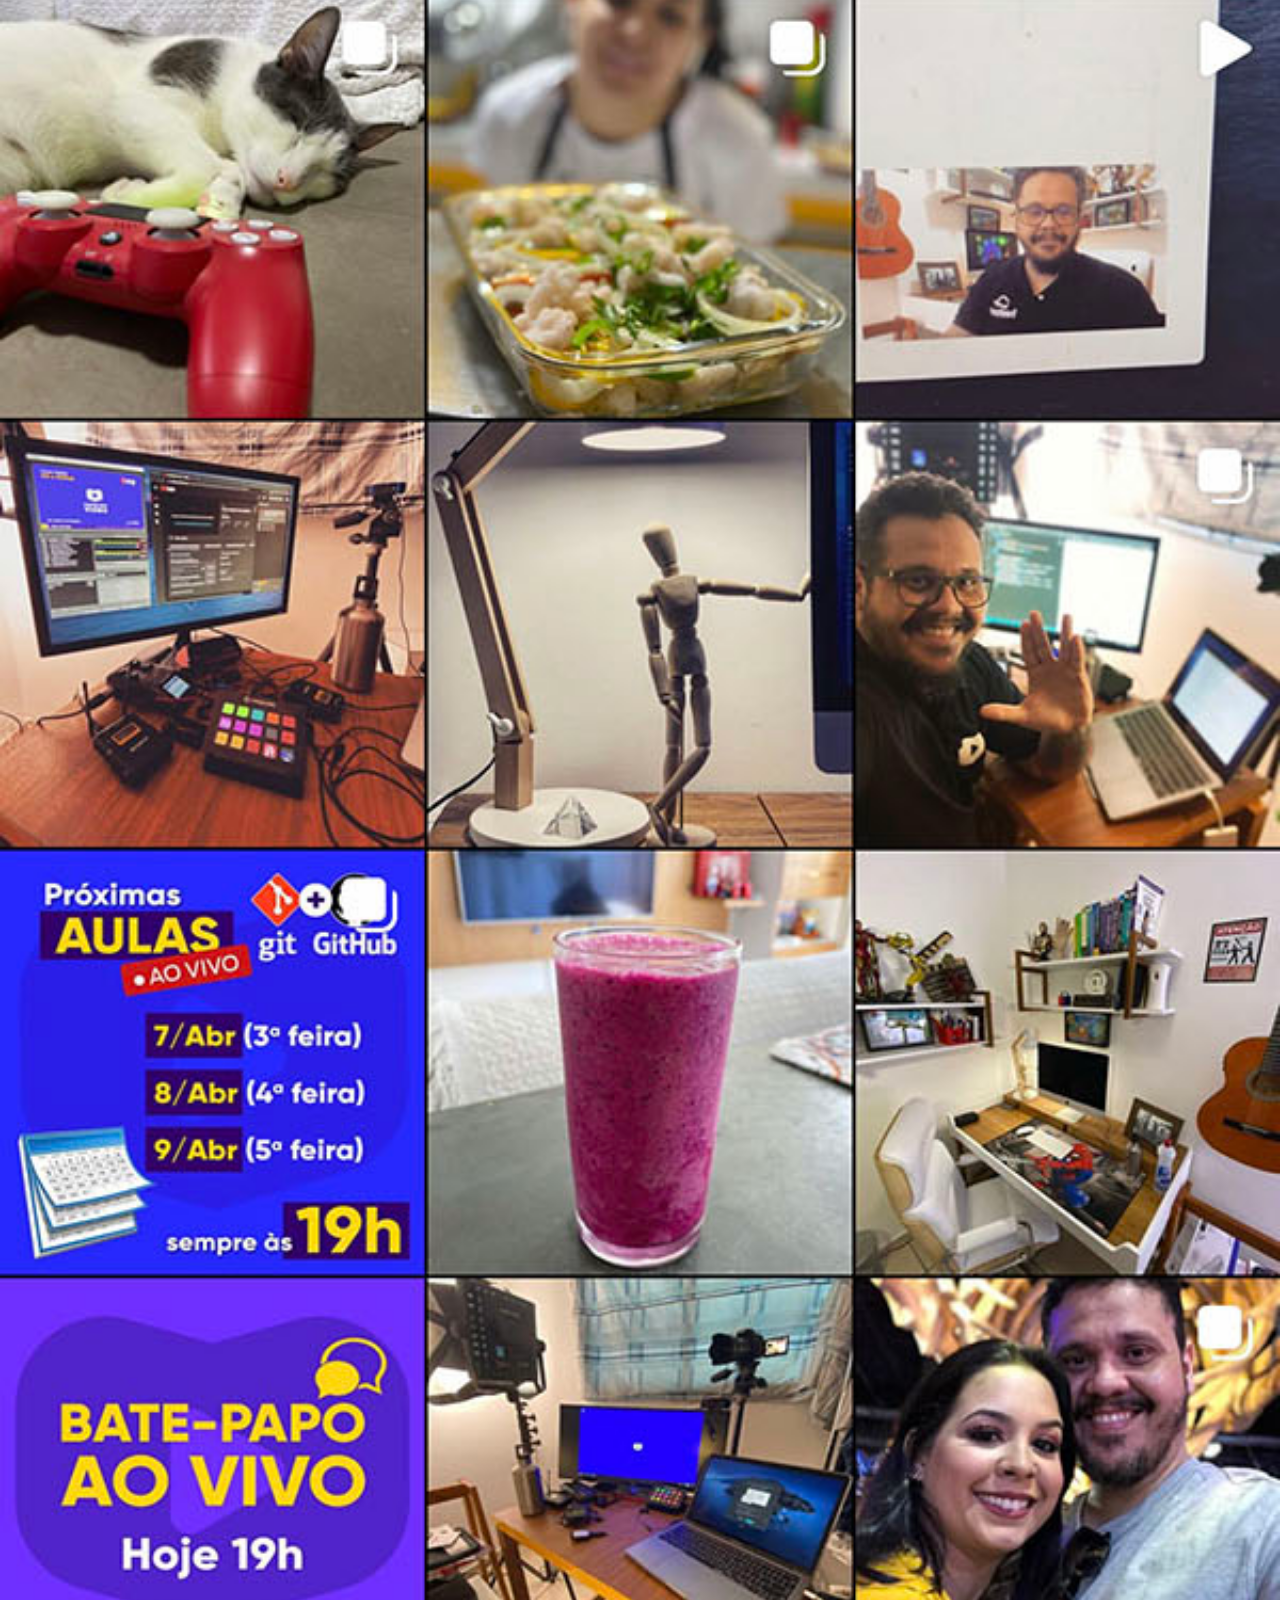
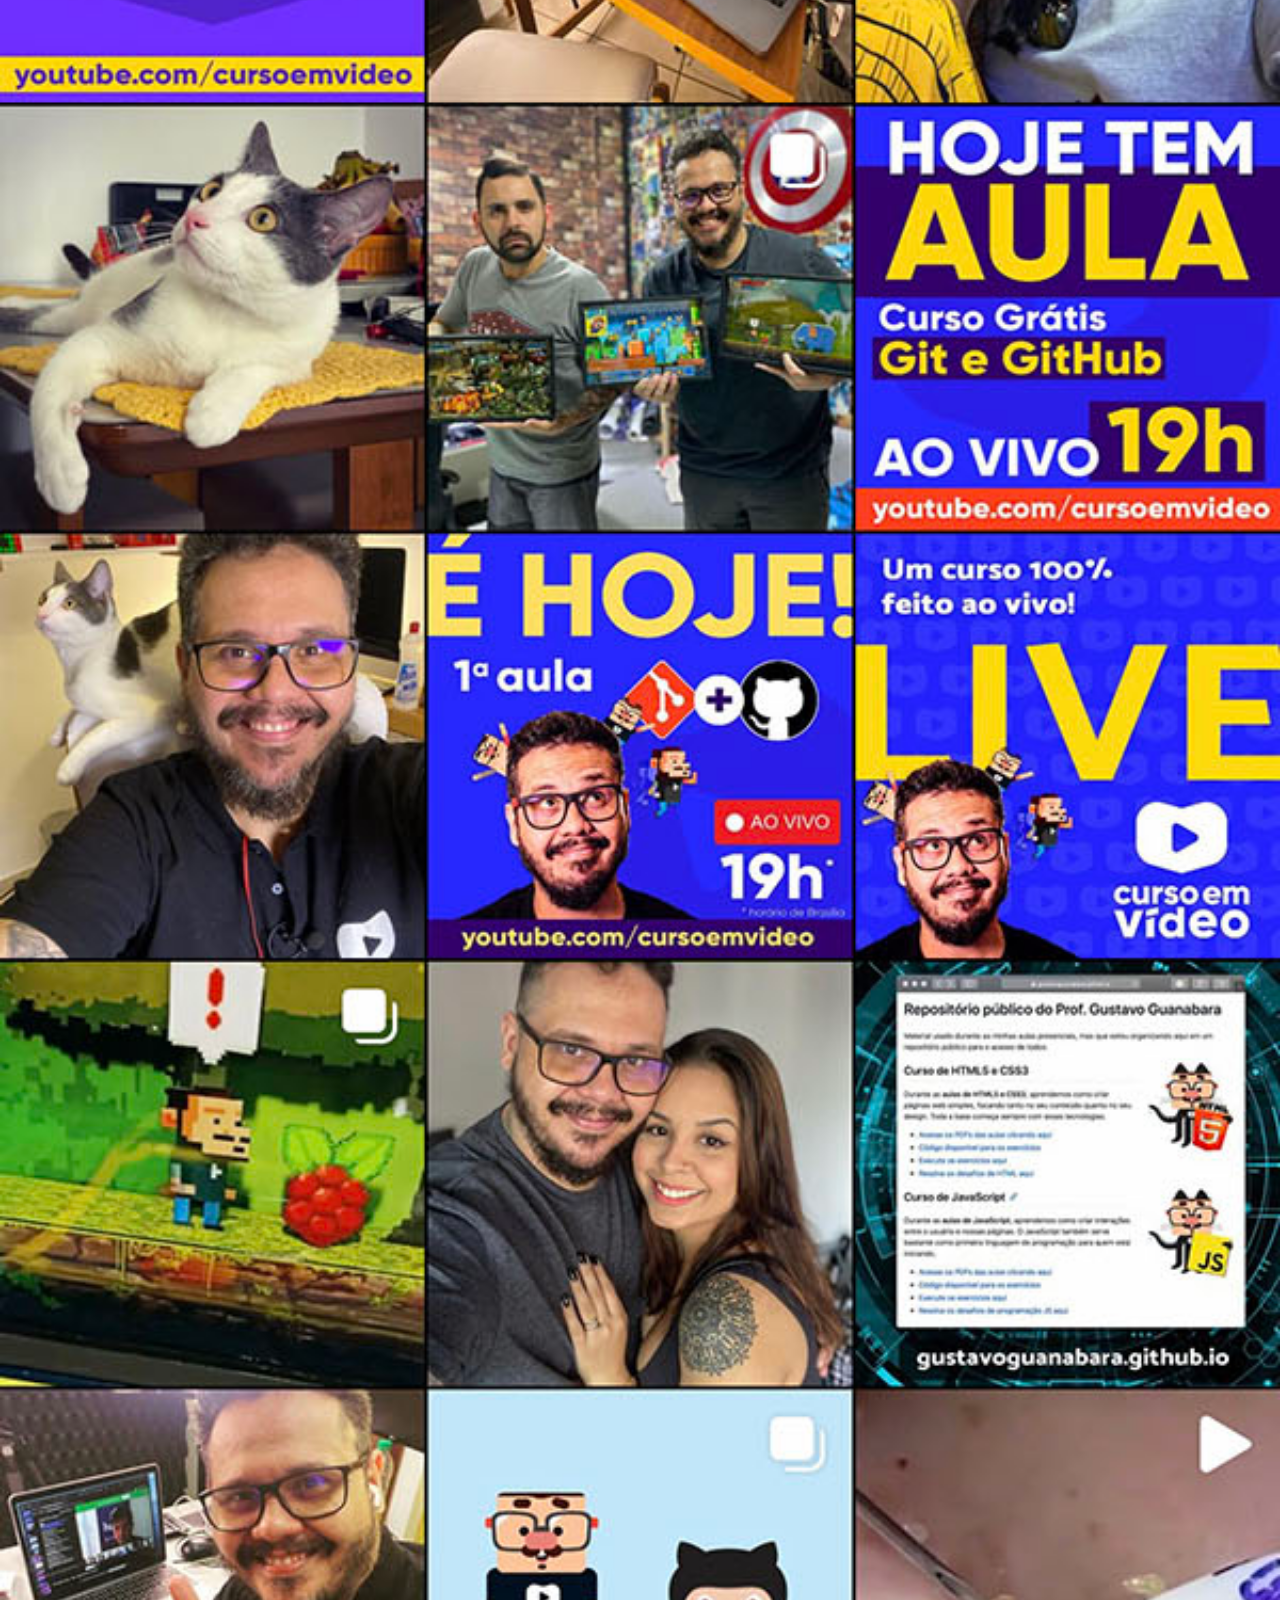
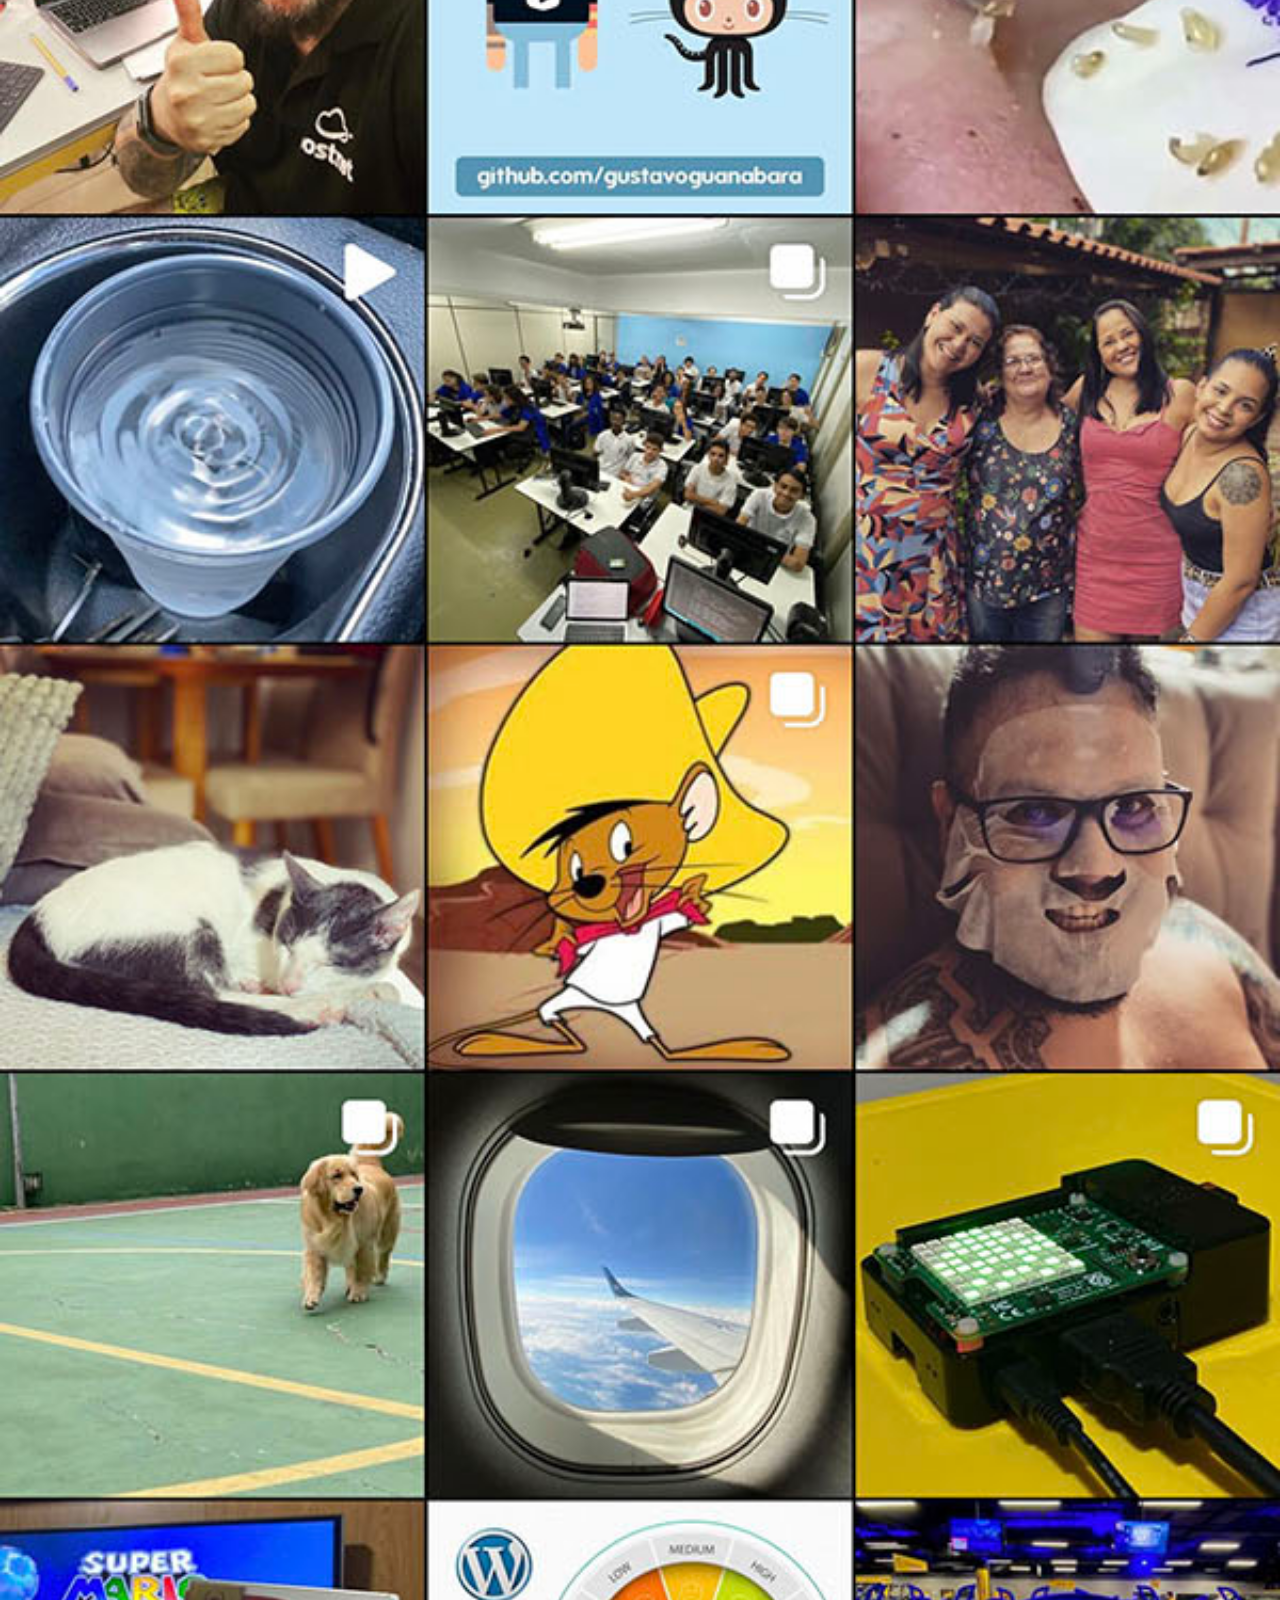
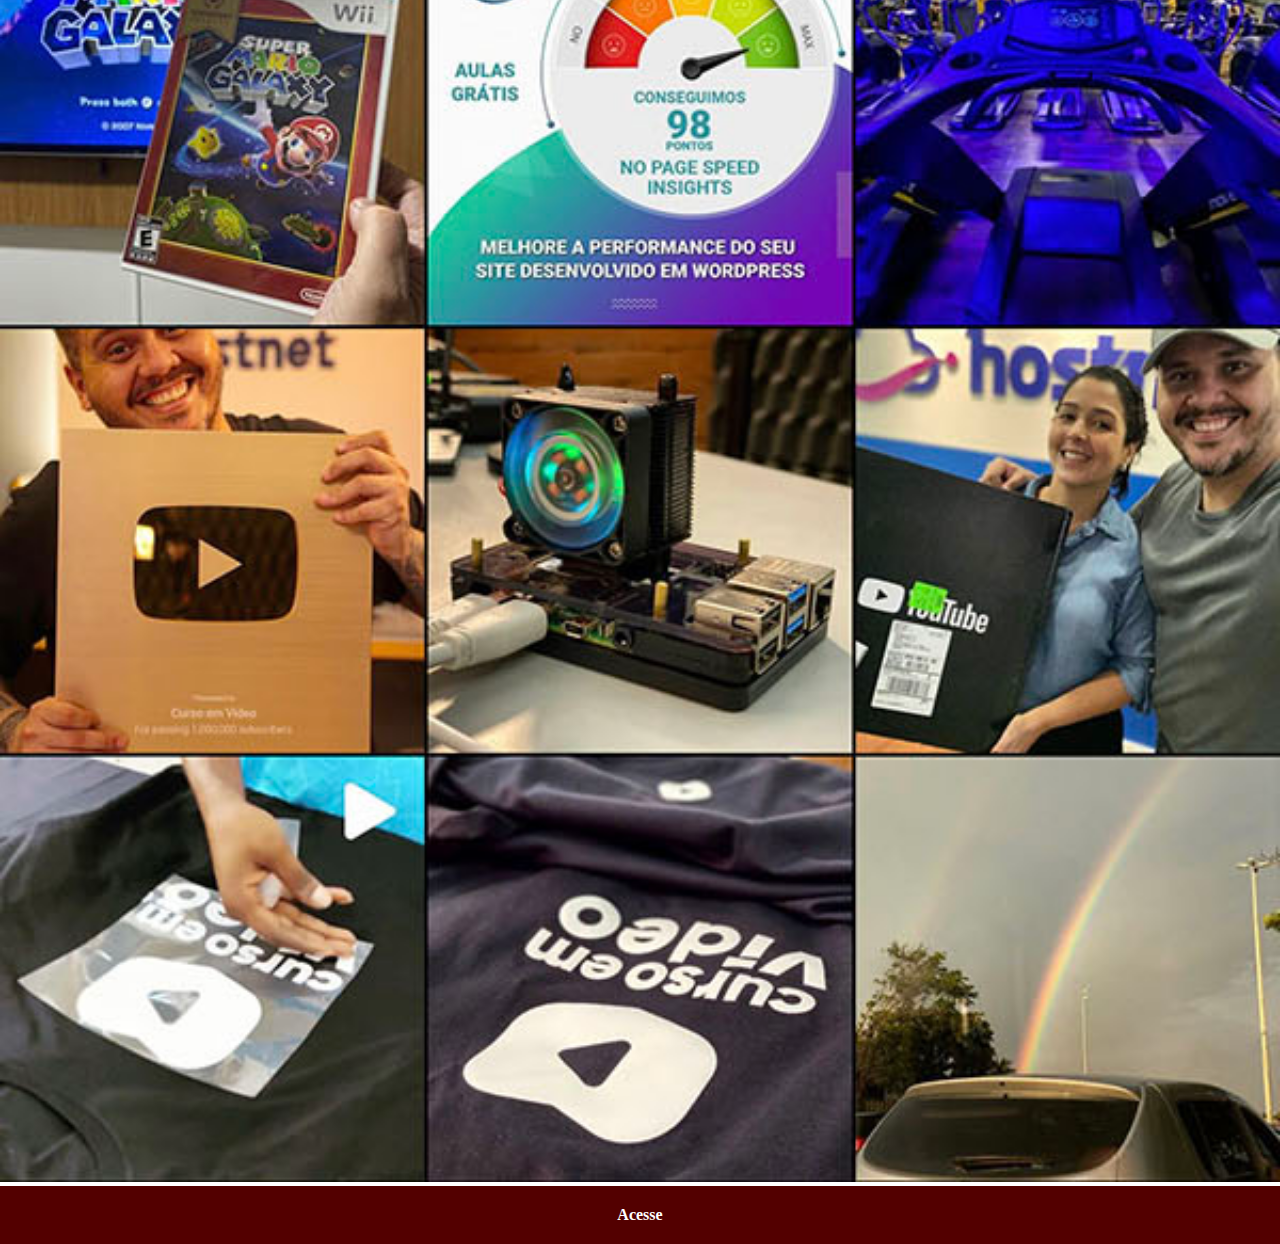
<file: instagran.html>
<!DOCTYPE html>
<html lang="pt-br">
<head>
    <meta charset="UTF-8">
    <meta name="viewport" content="width=device-width, initial-scale=1.0">
    <title>instagram</title>
    <link rel="stylesheet" href="estilo/social.css">
</head>
<body>
    <img src="imagens/tela-instagram.jpg" alt="instagram">
    <a href="https://www.instagram.com/cursoemvideo/" target="_blank">Acesse</a>
</body>
</html>
</file>
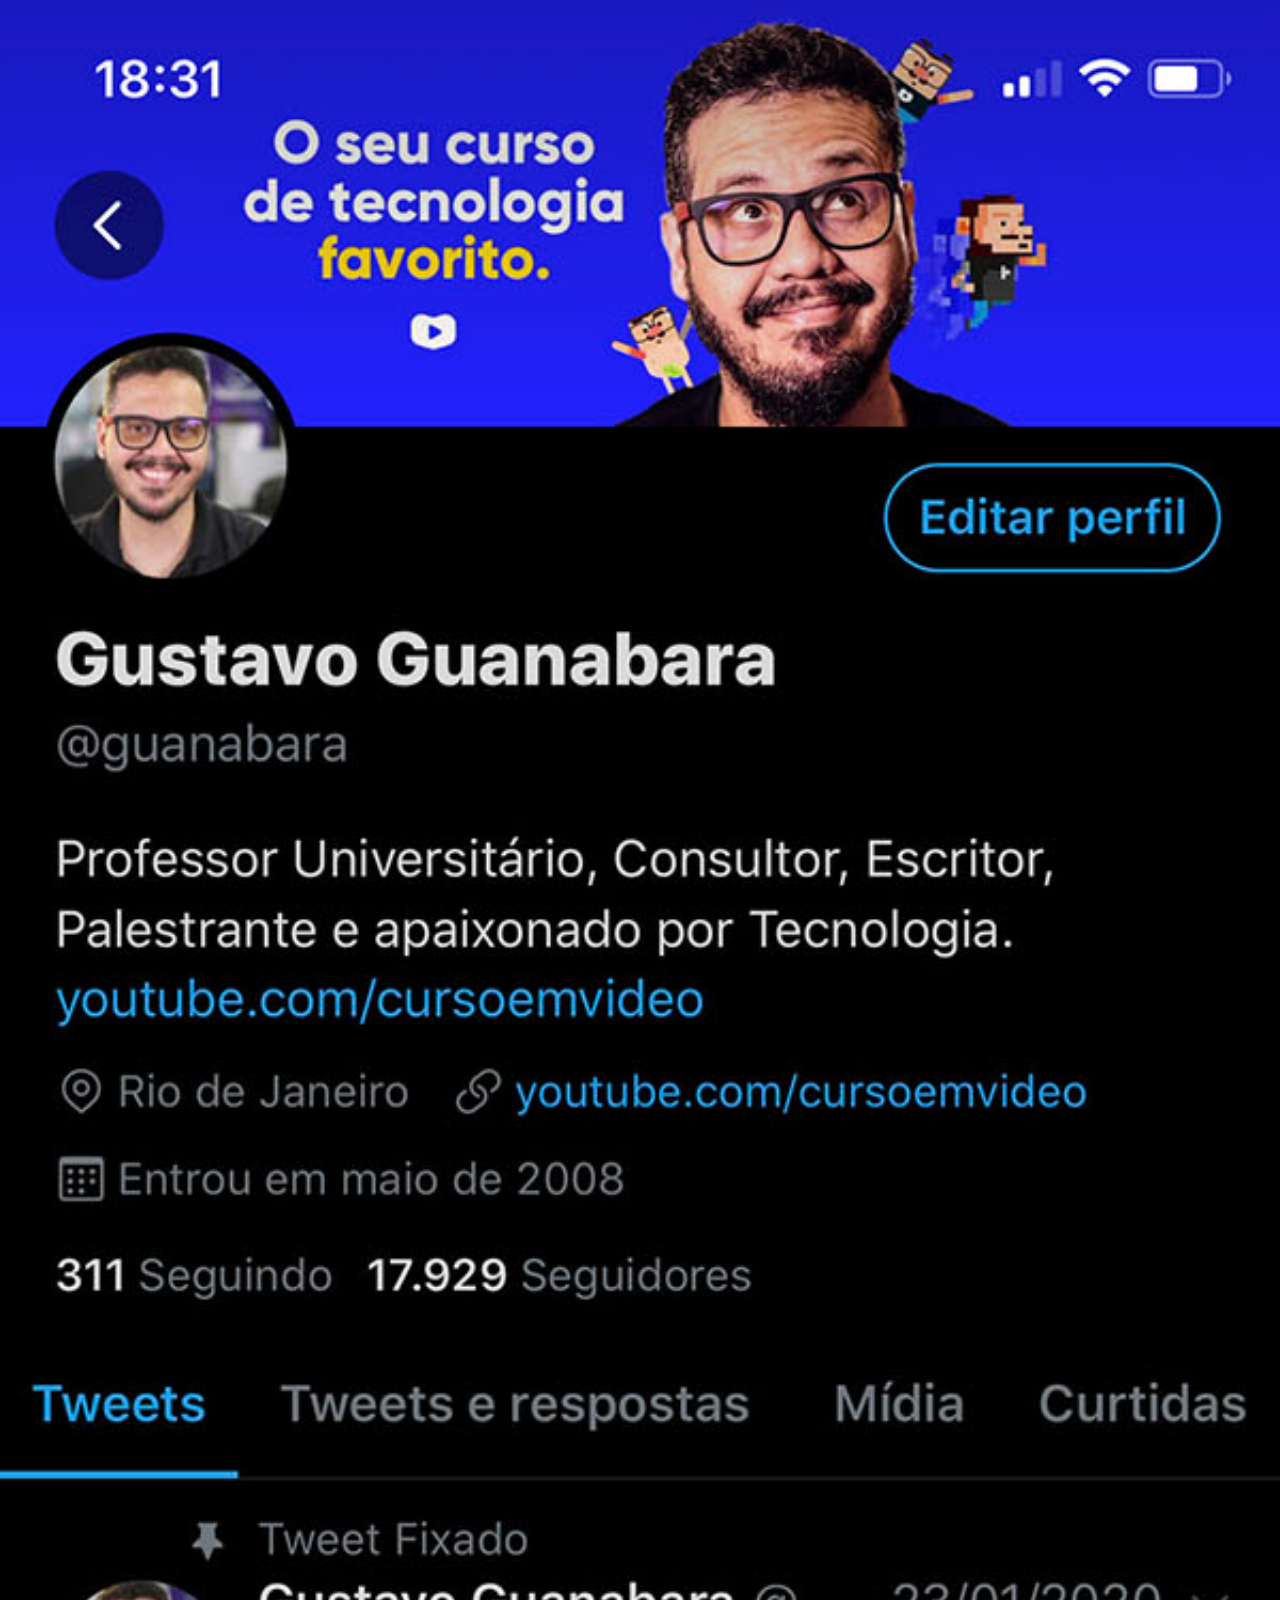
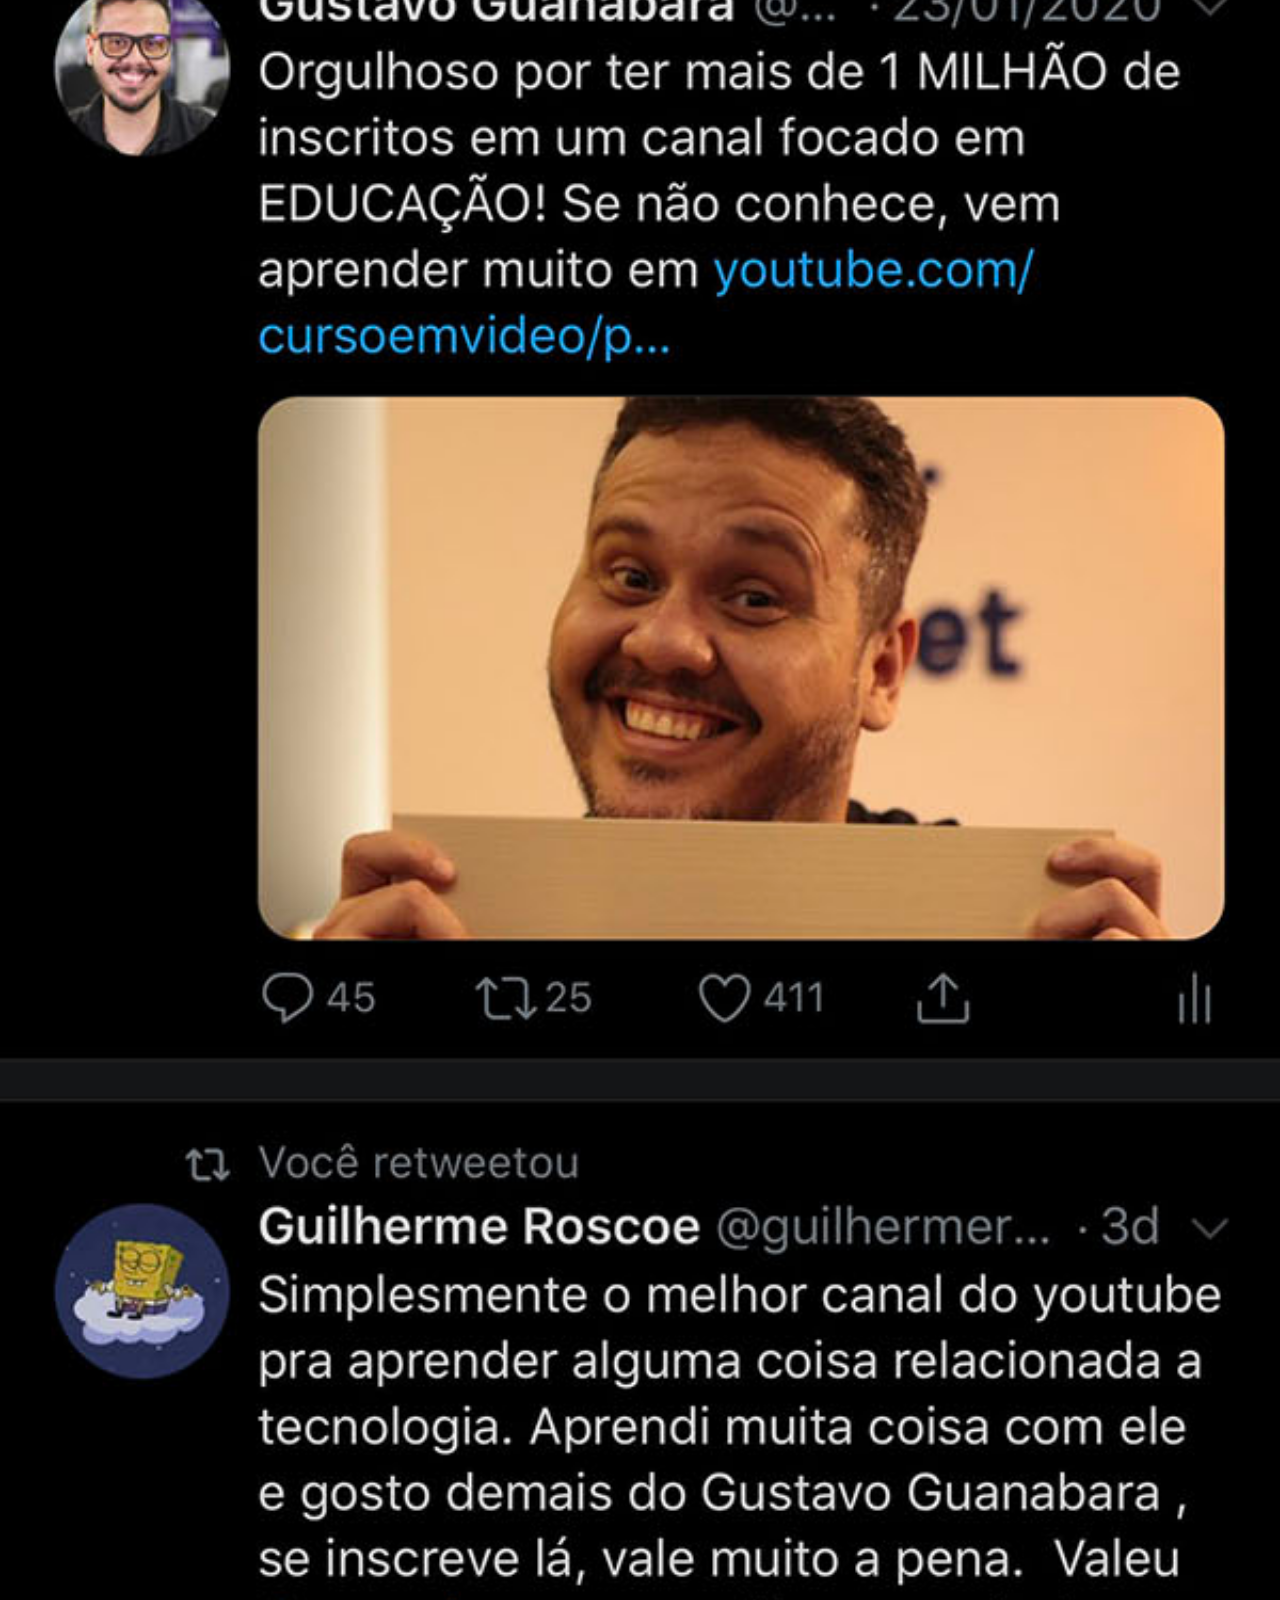
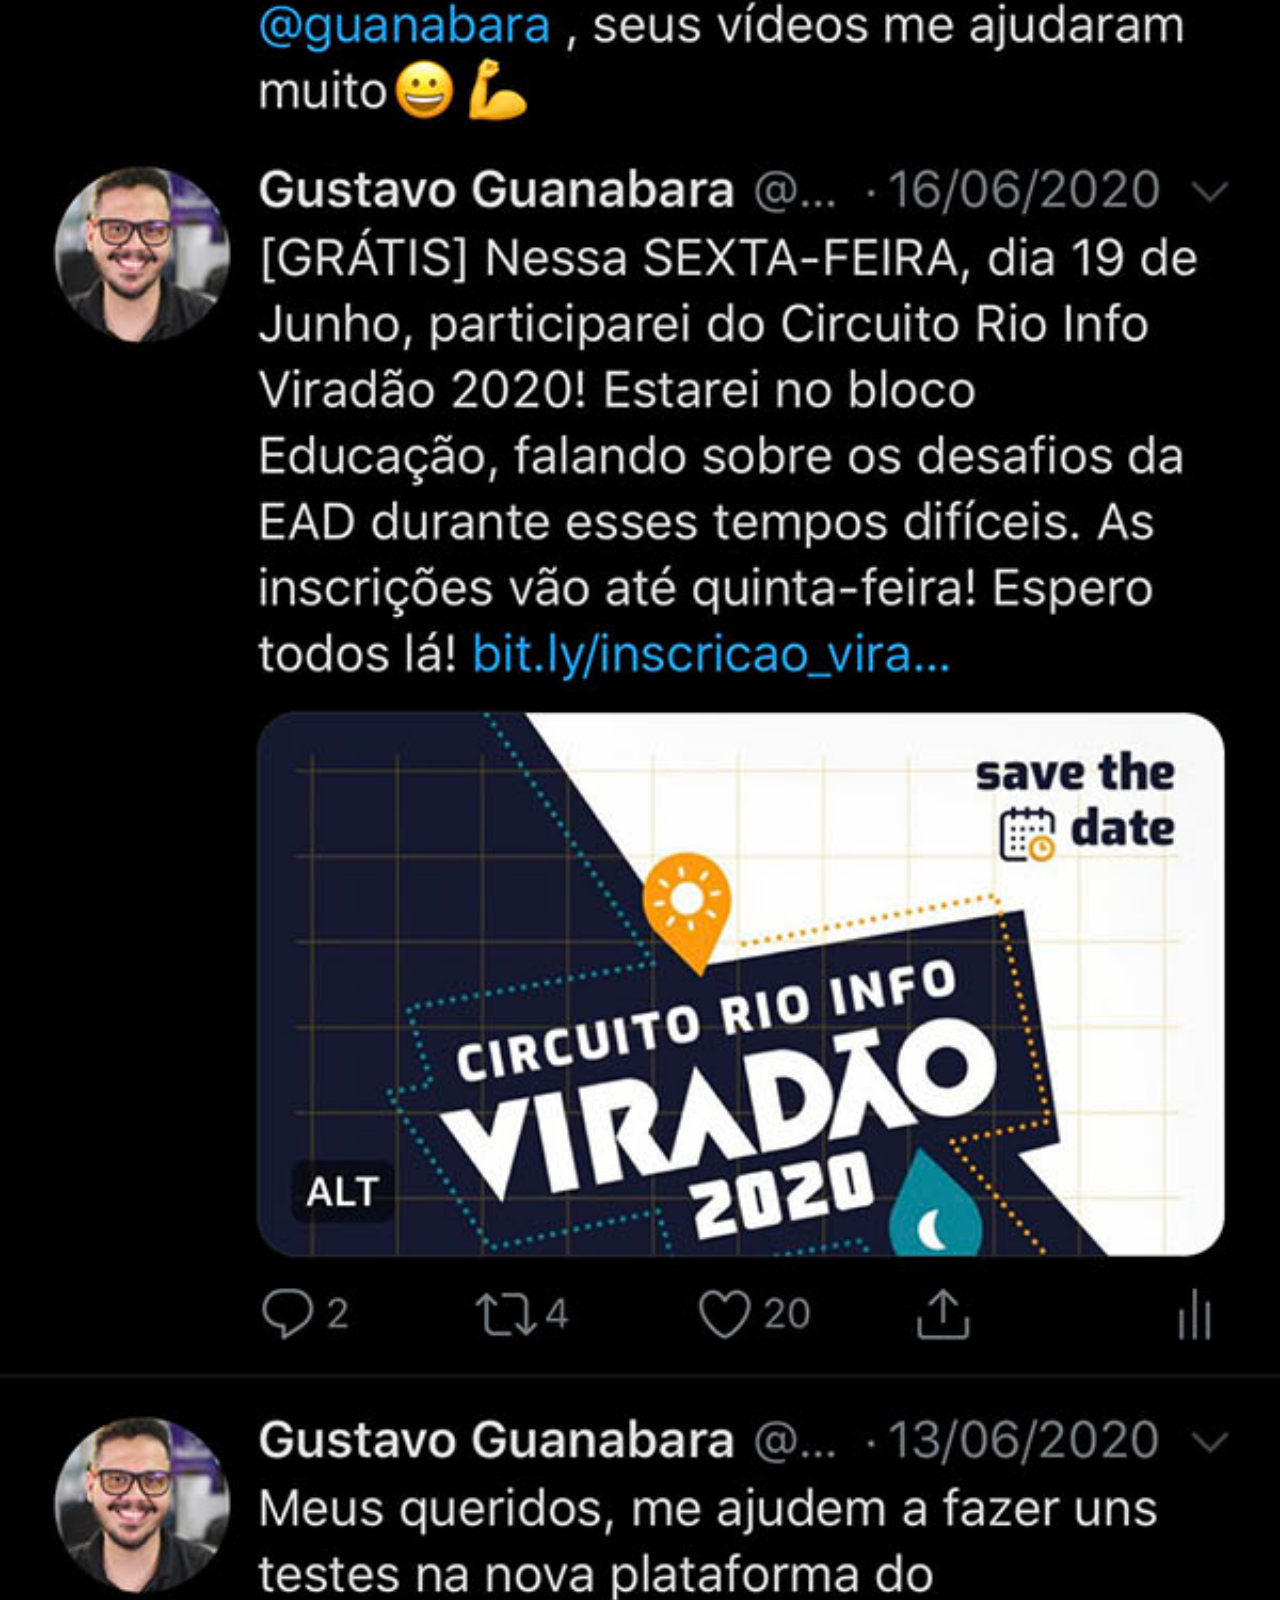
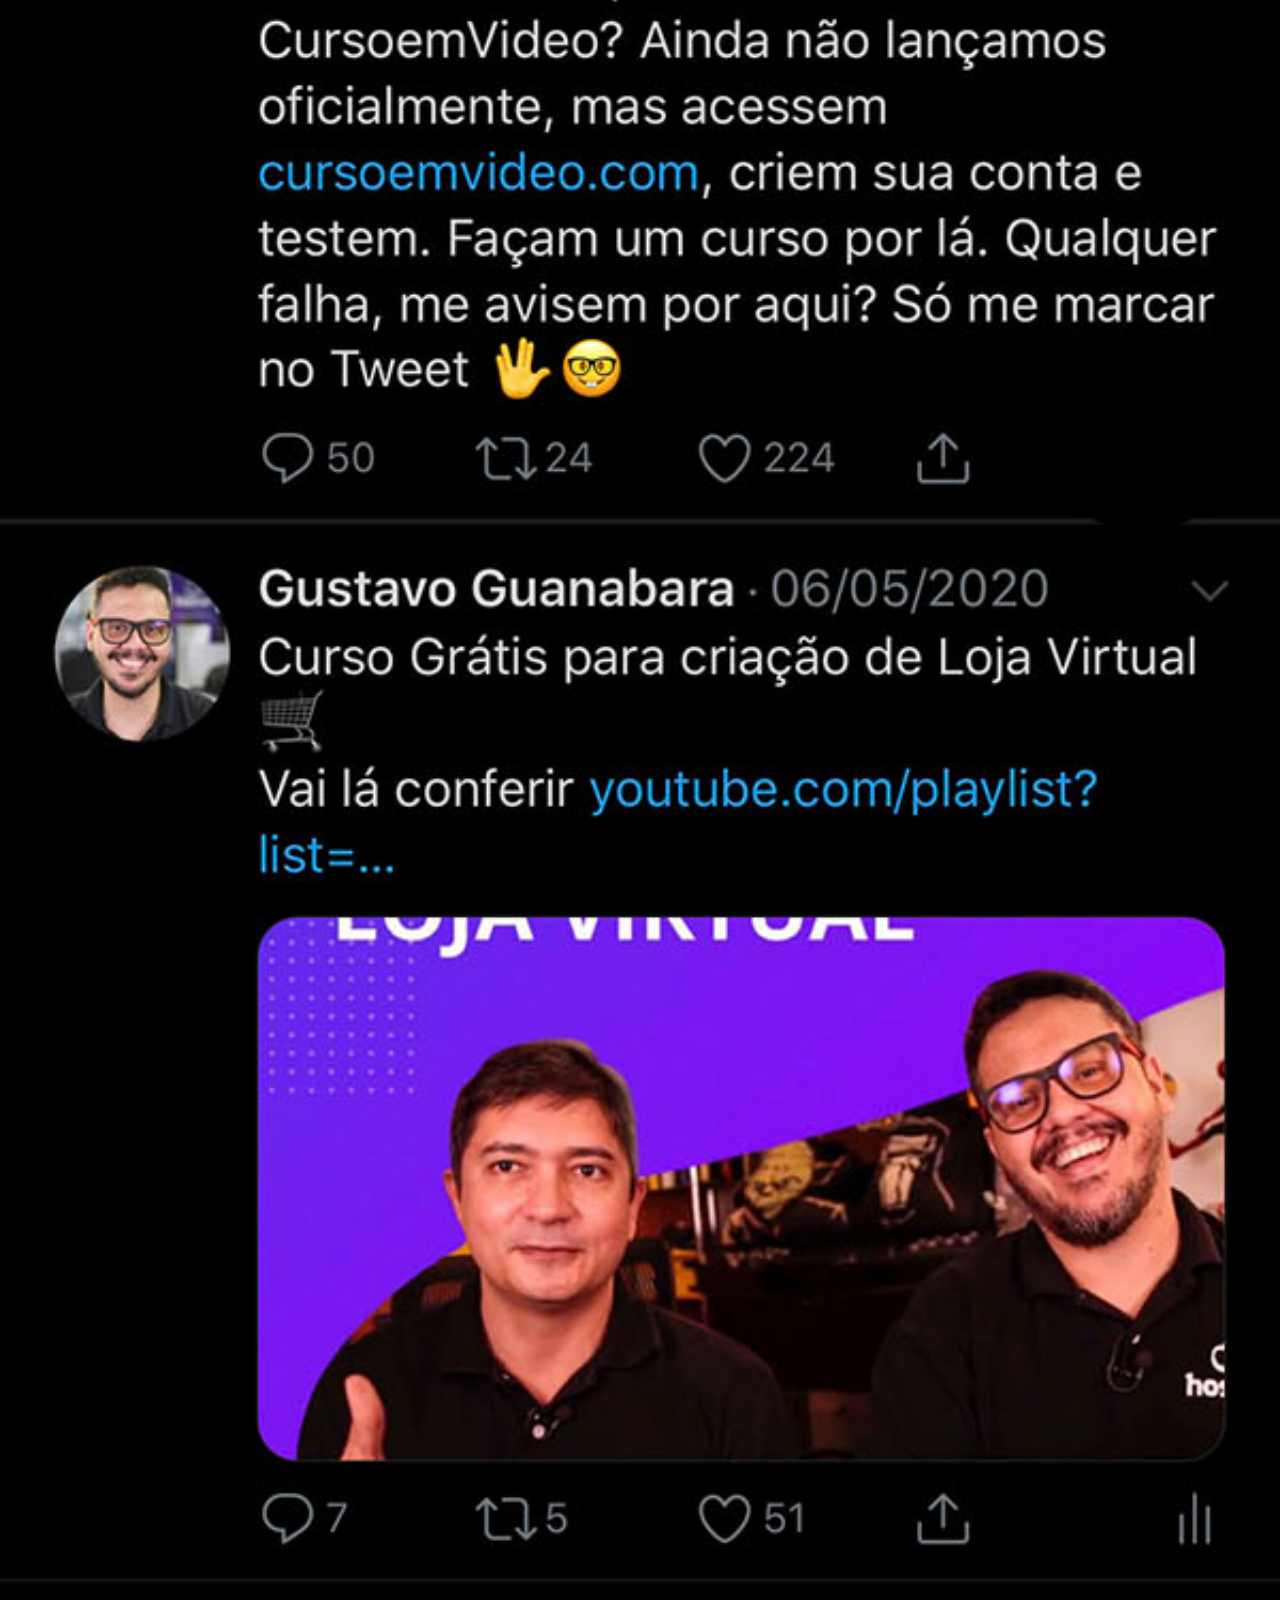
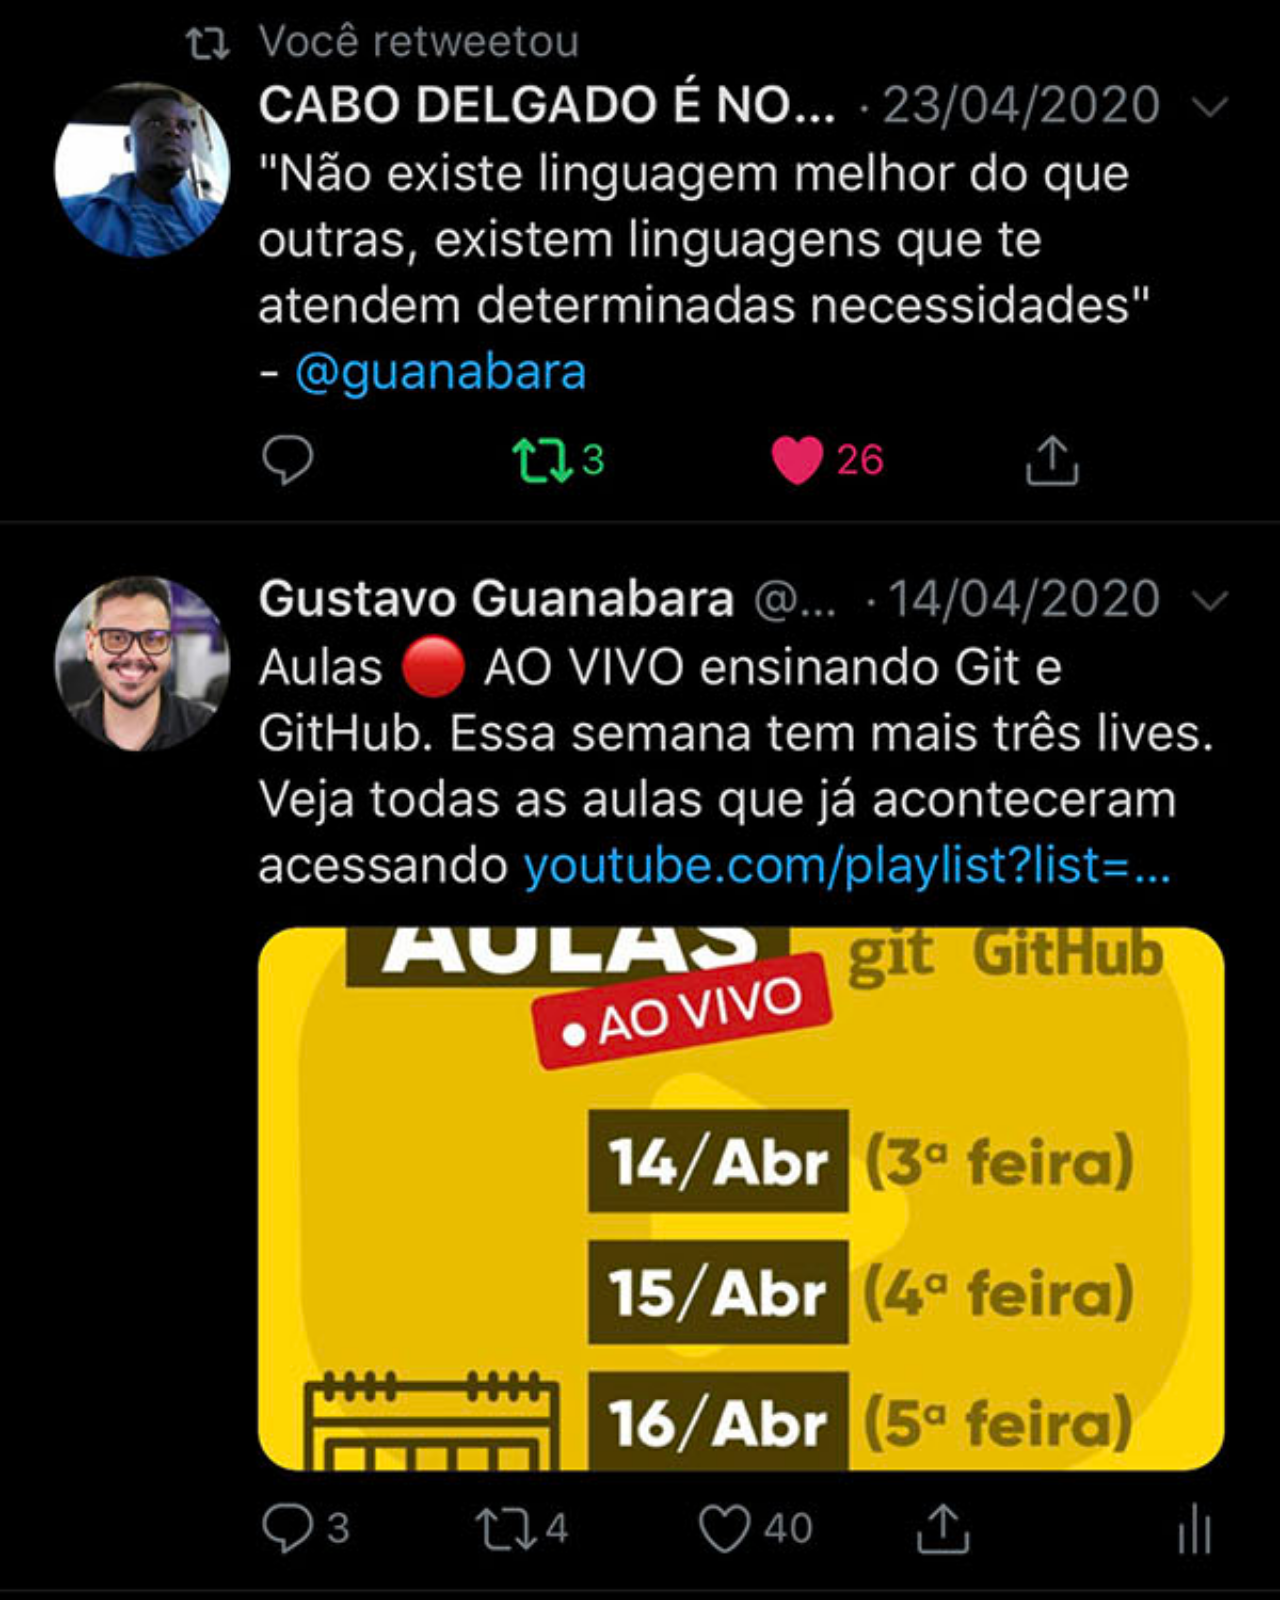
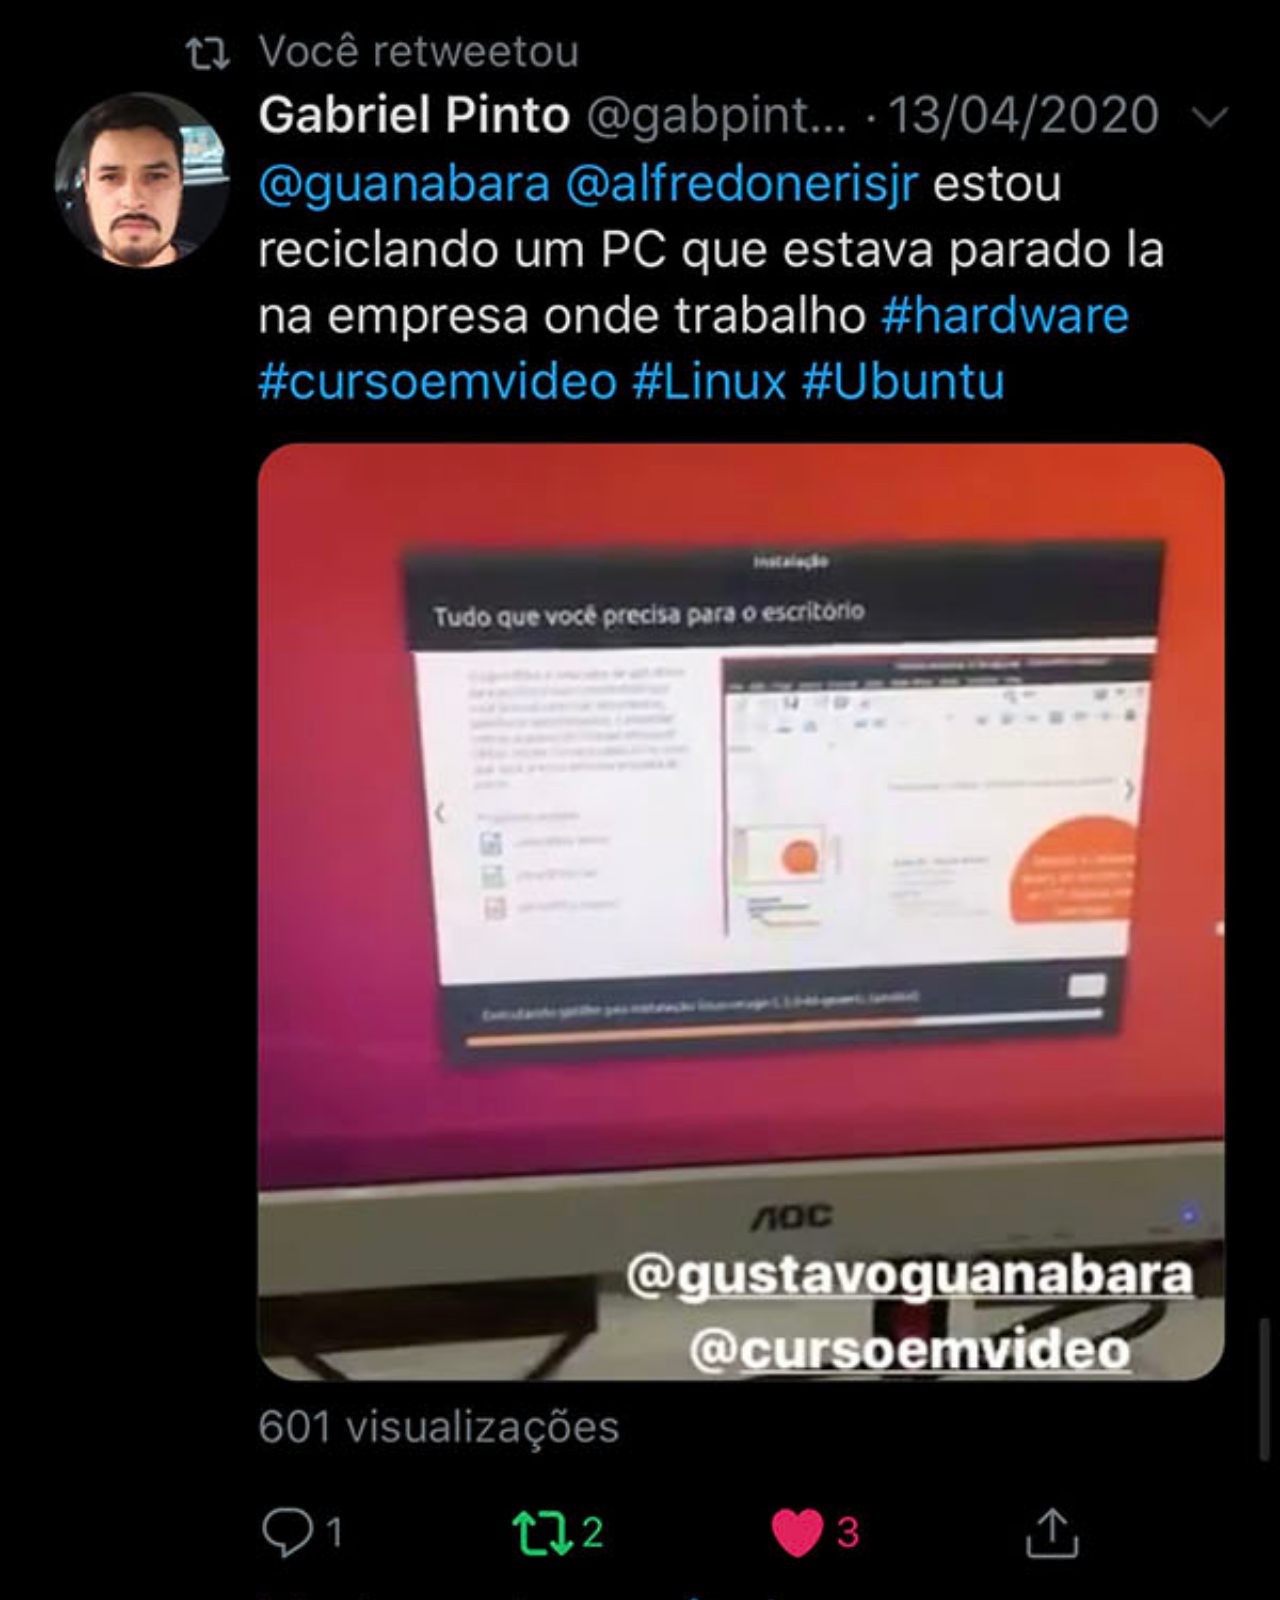
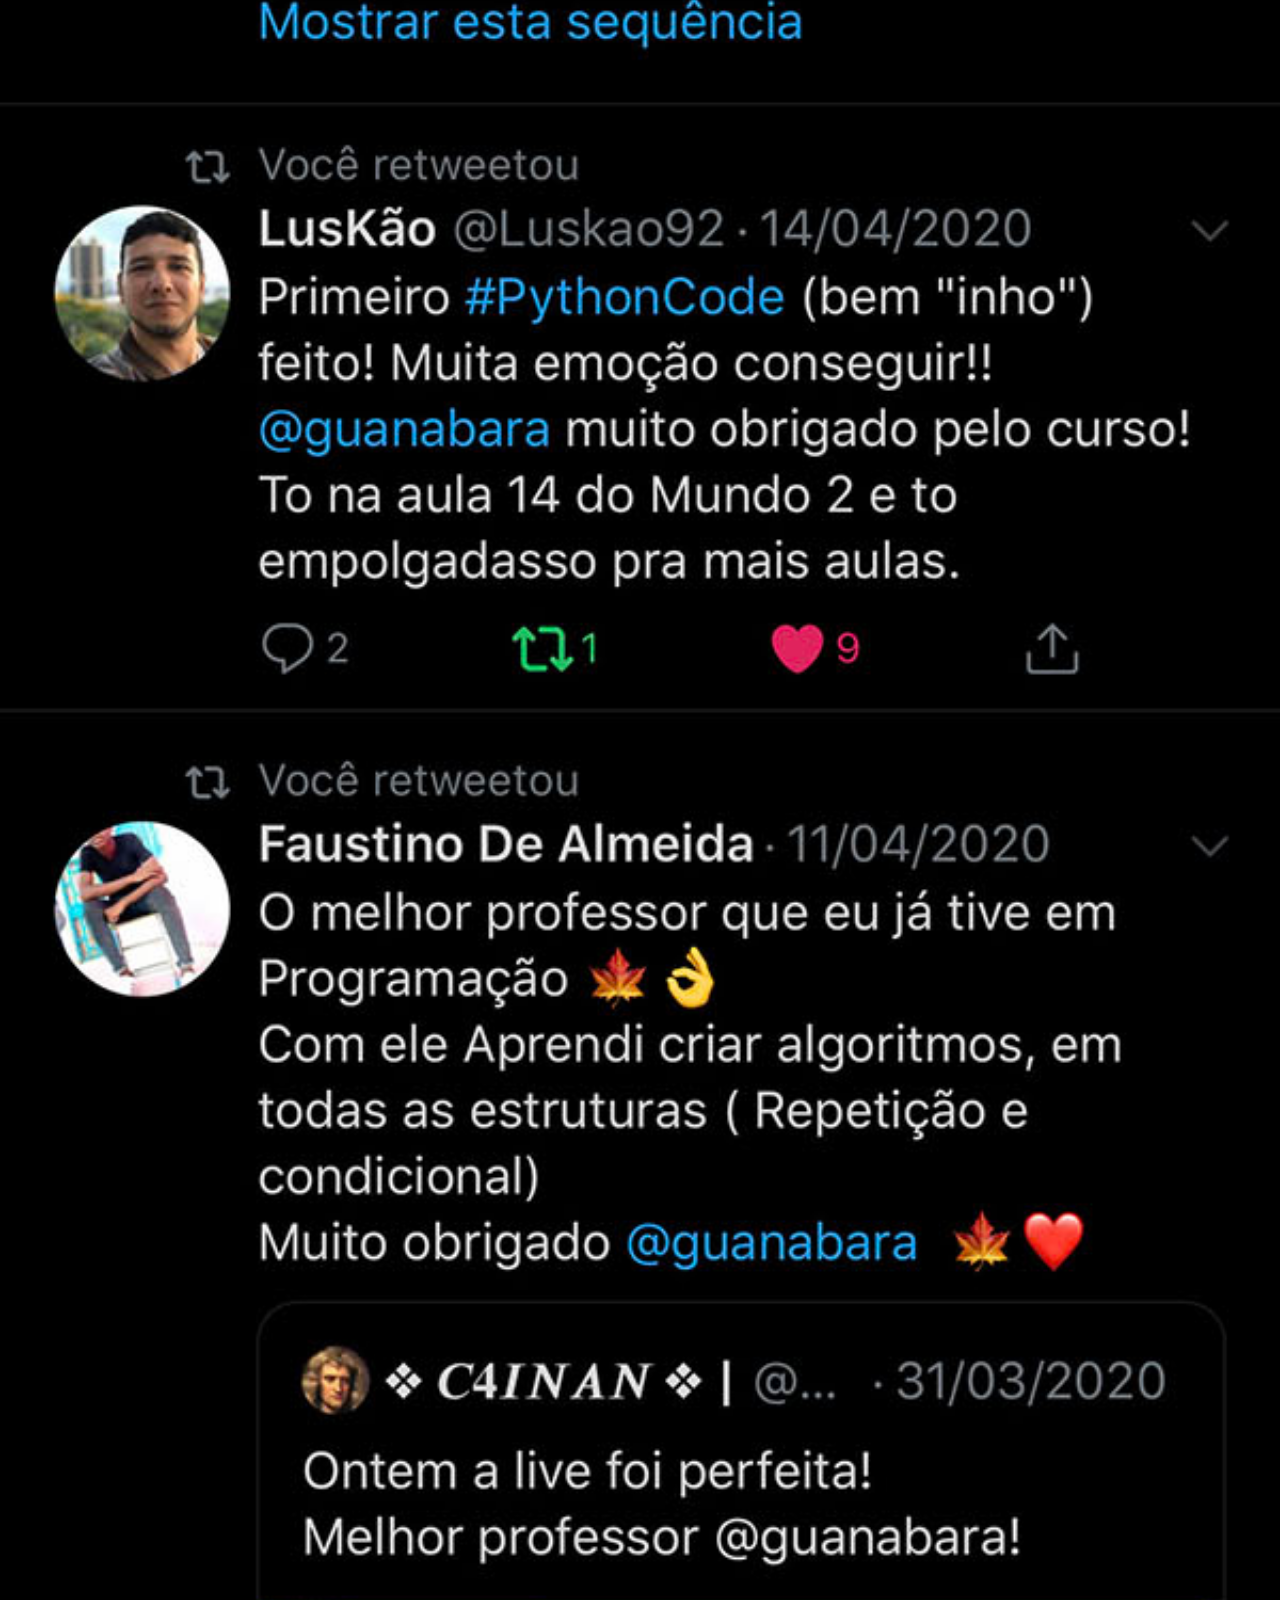
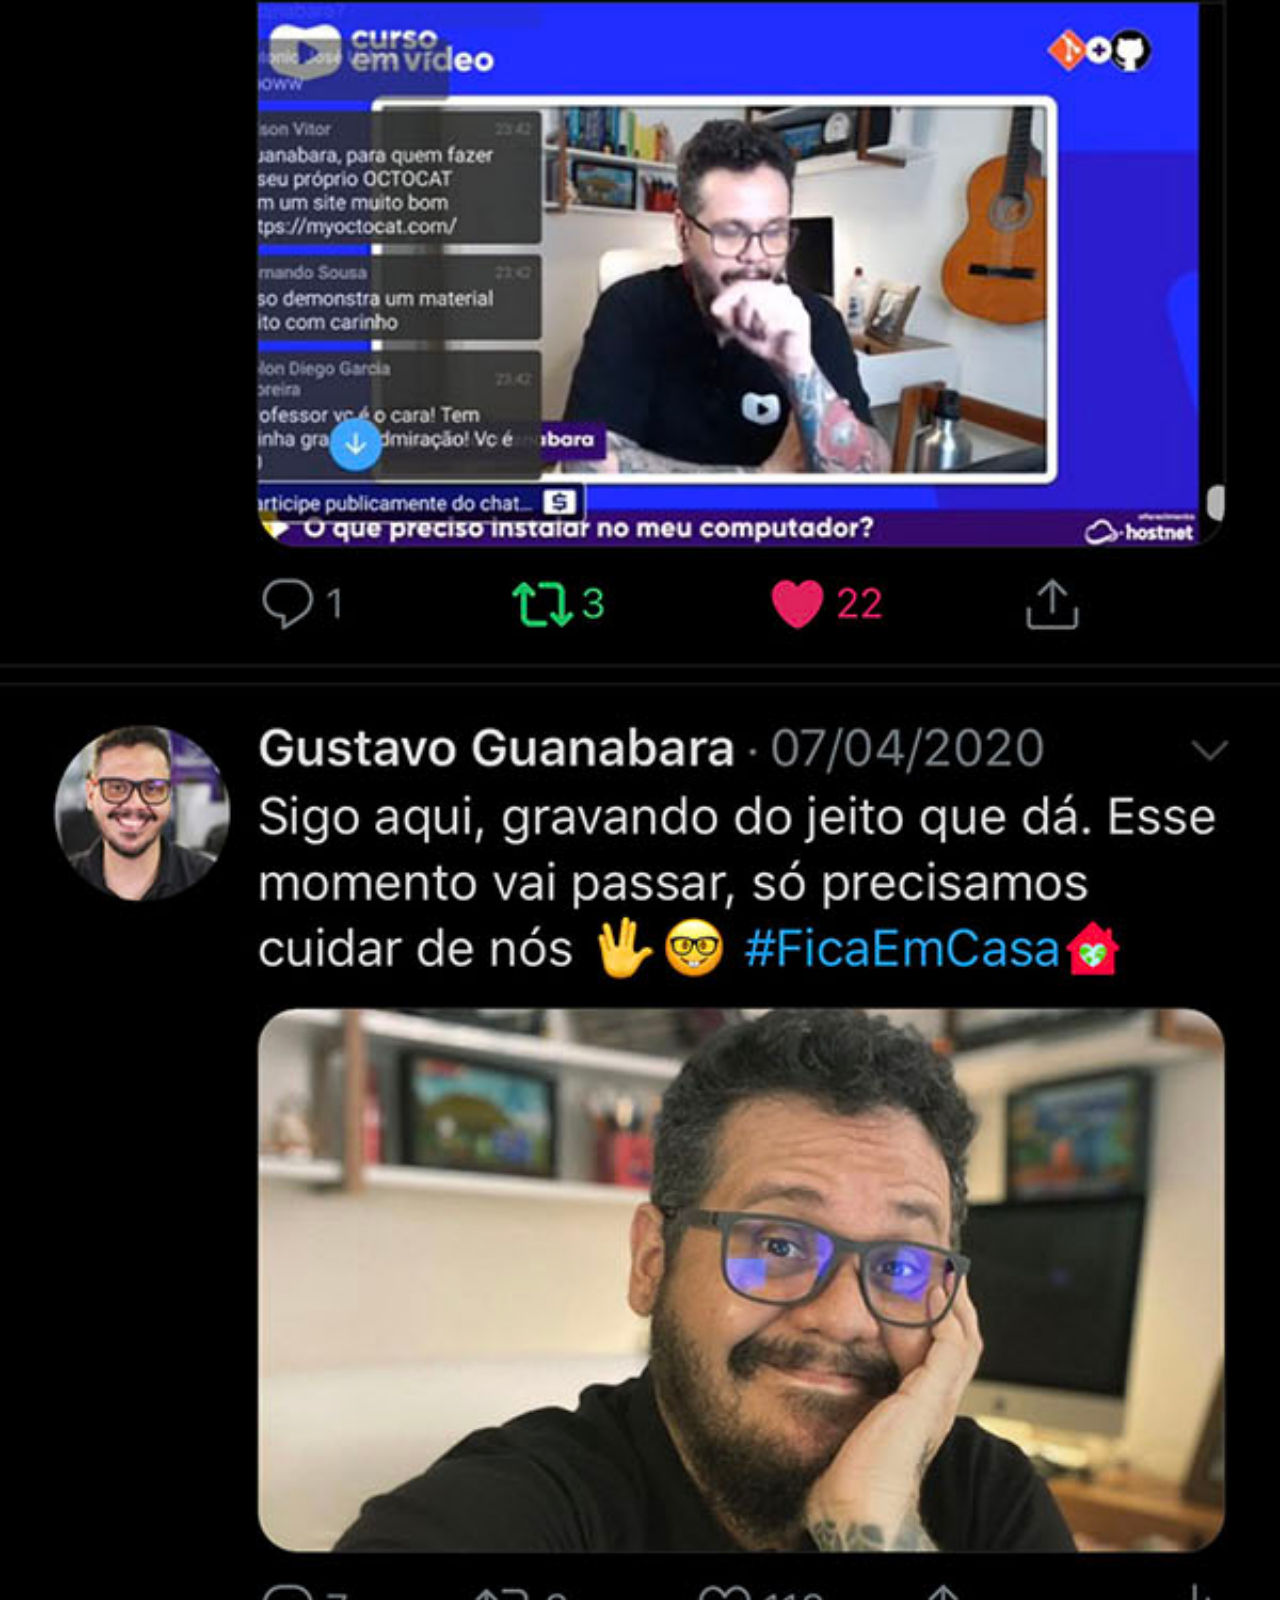
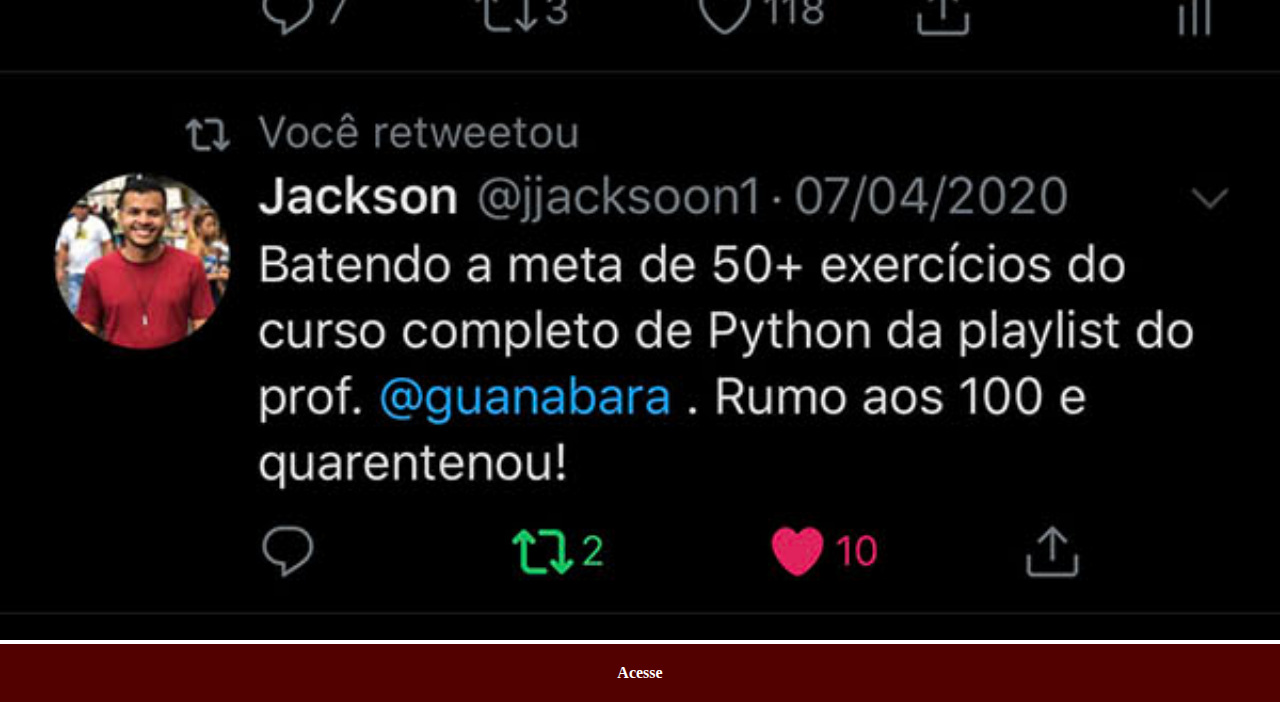
<file: twitter.html>
<!DOCTYPE html>
<html lang="pt-br">
<head>
    <meta charset="UTF-8">
    <meta name="viewport" content="width=device-width, initial-scale=1.0">
    <title>twitter</title>
    <link rel="stylesheet" href="estilo/social.css">
</head>
<body>
 <img src="imagens/tela-twitter.jpg" alt="twitter">  
  <a href="https://twitter.com/" target="_blank">Acesse</a>  
</body>
</html>
</file>
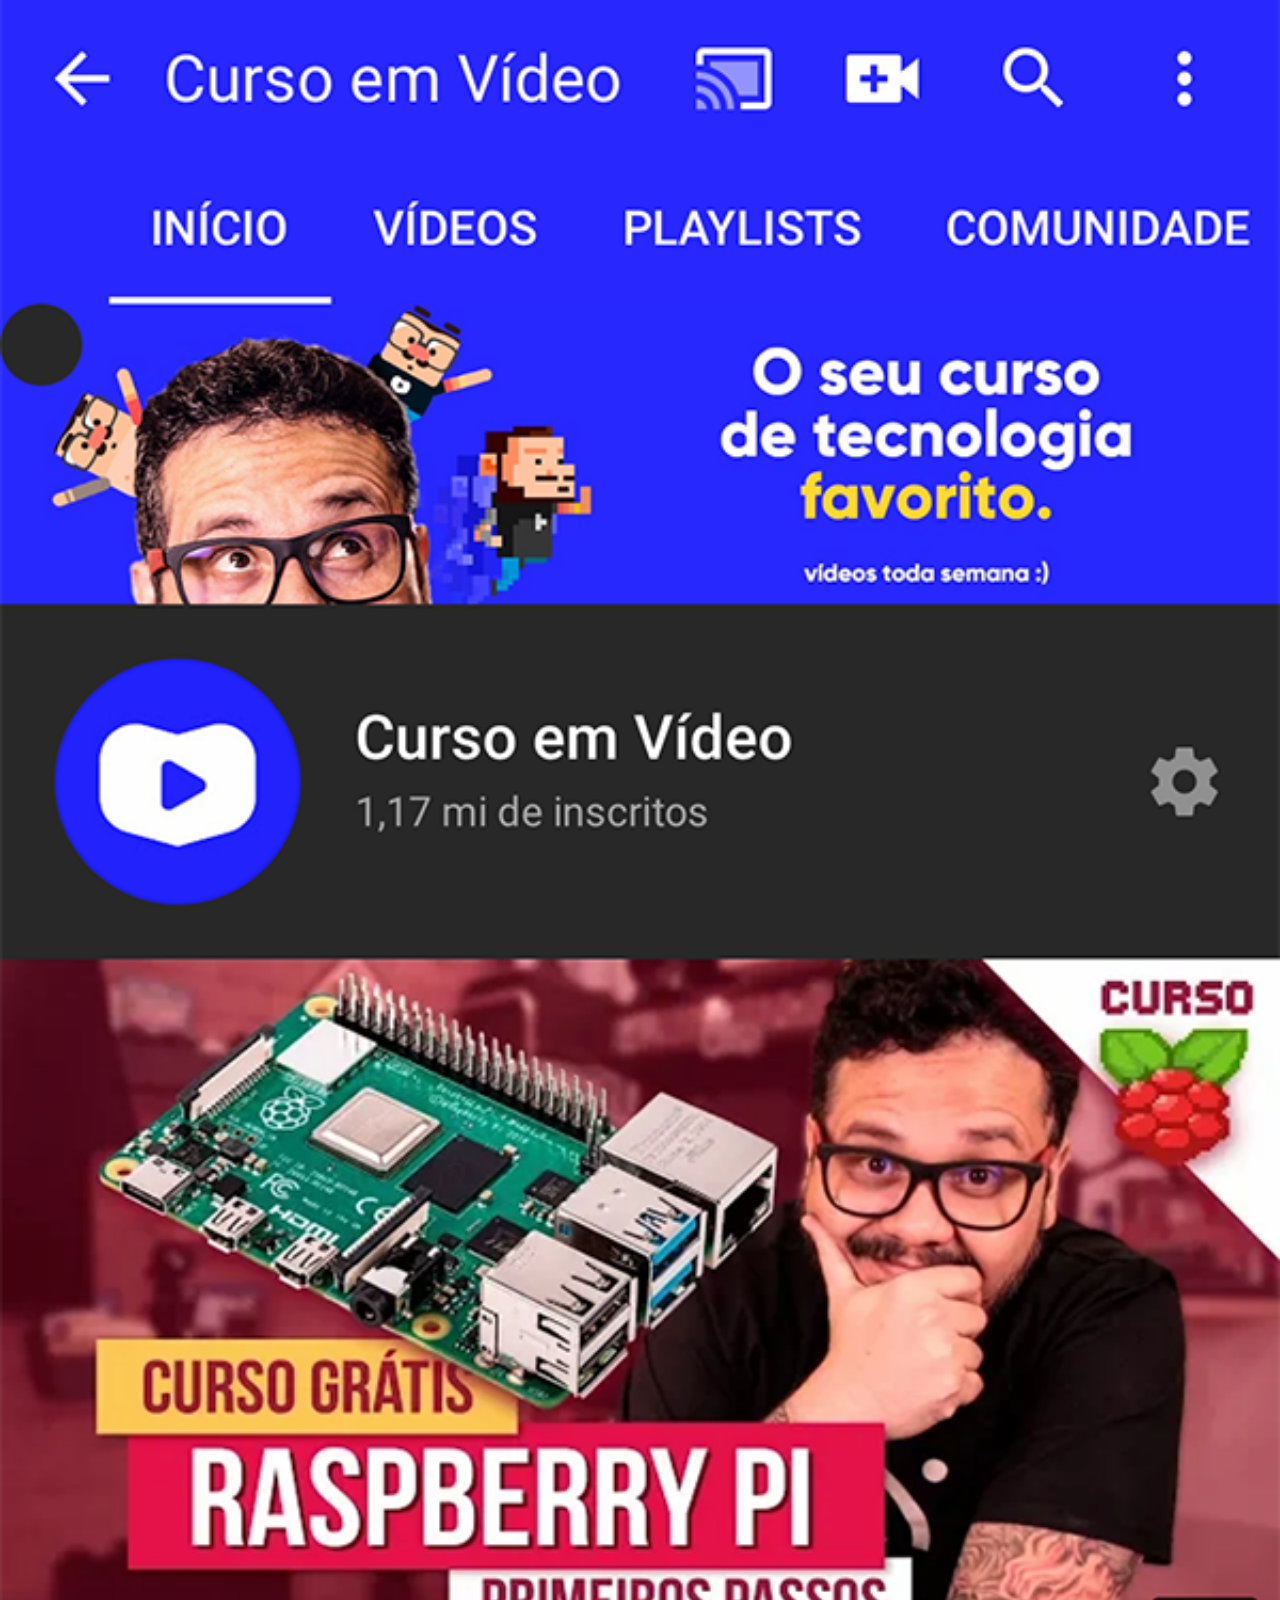
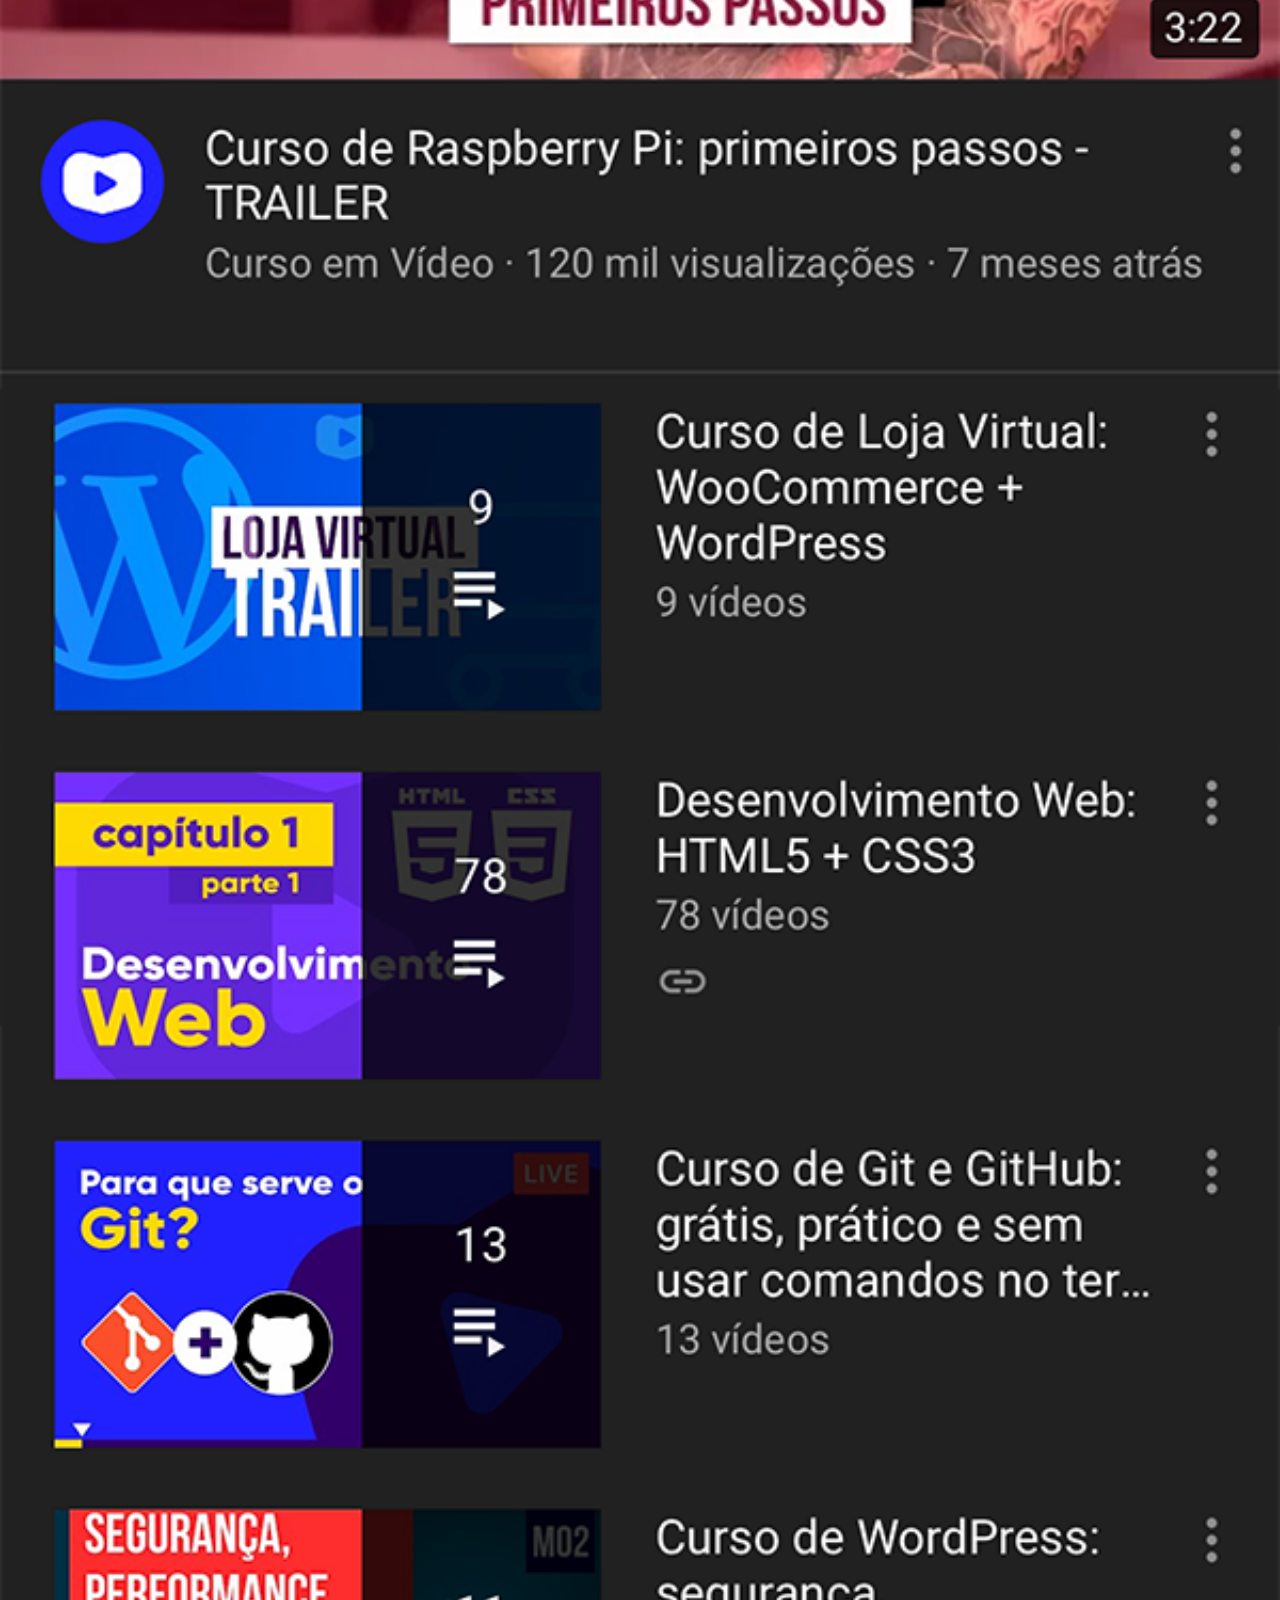
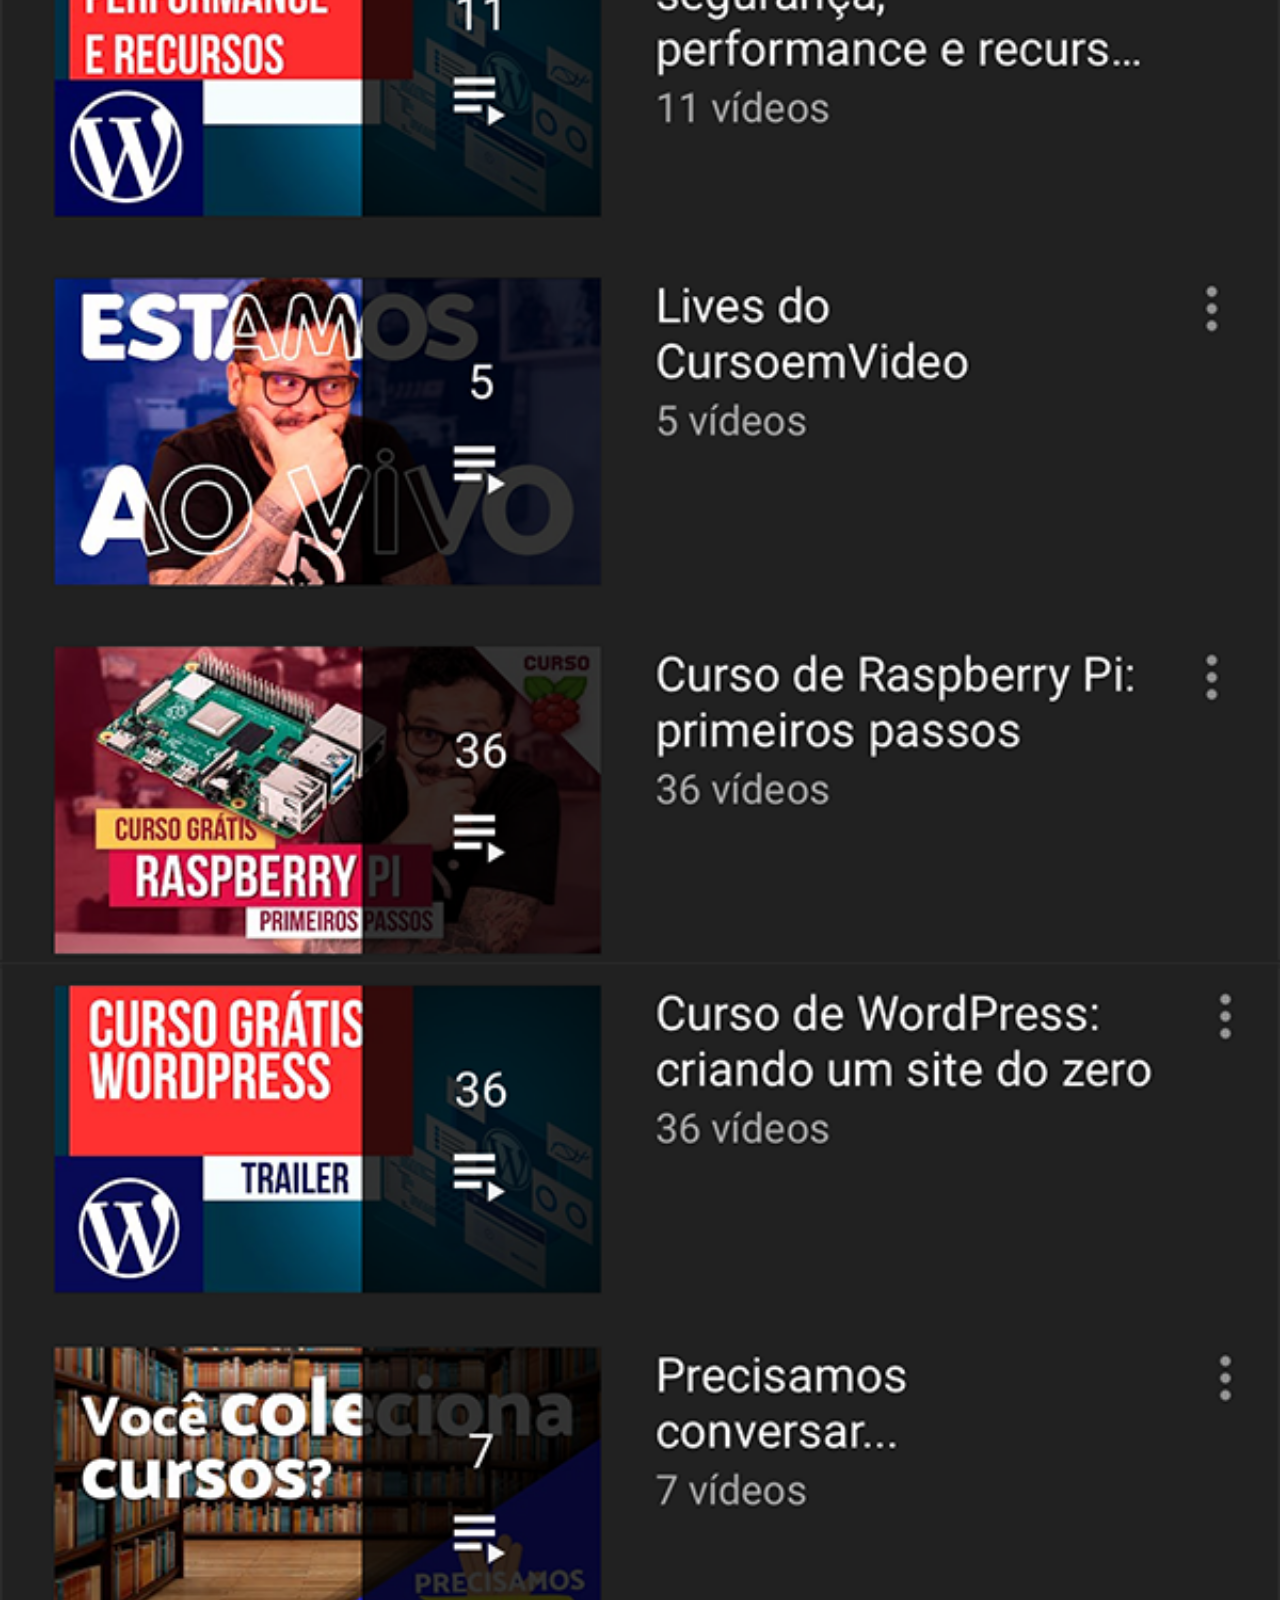
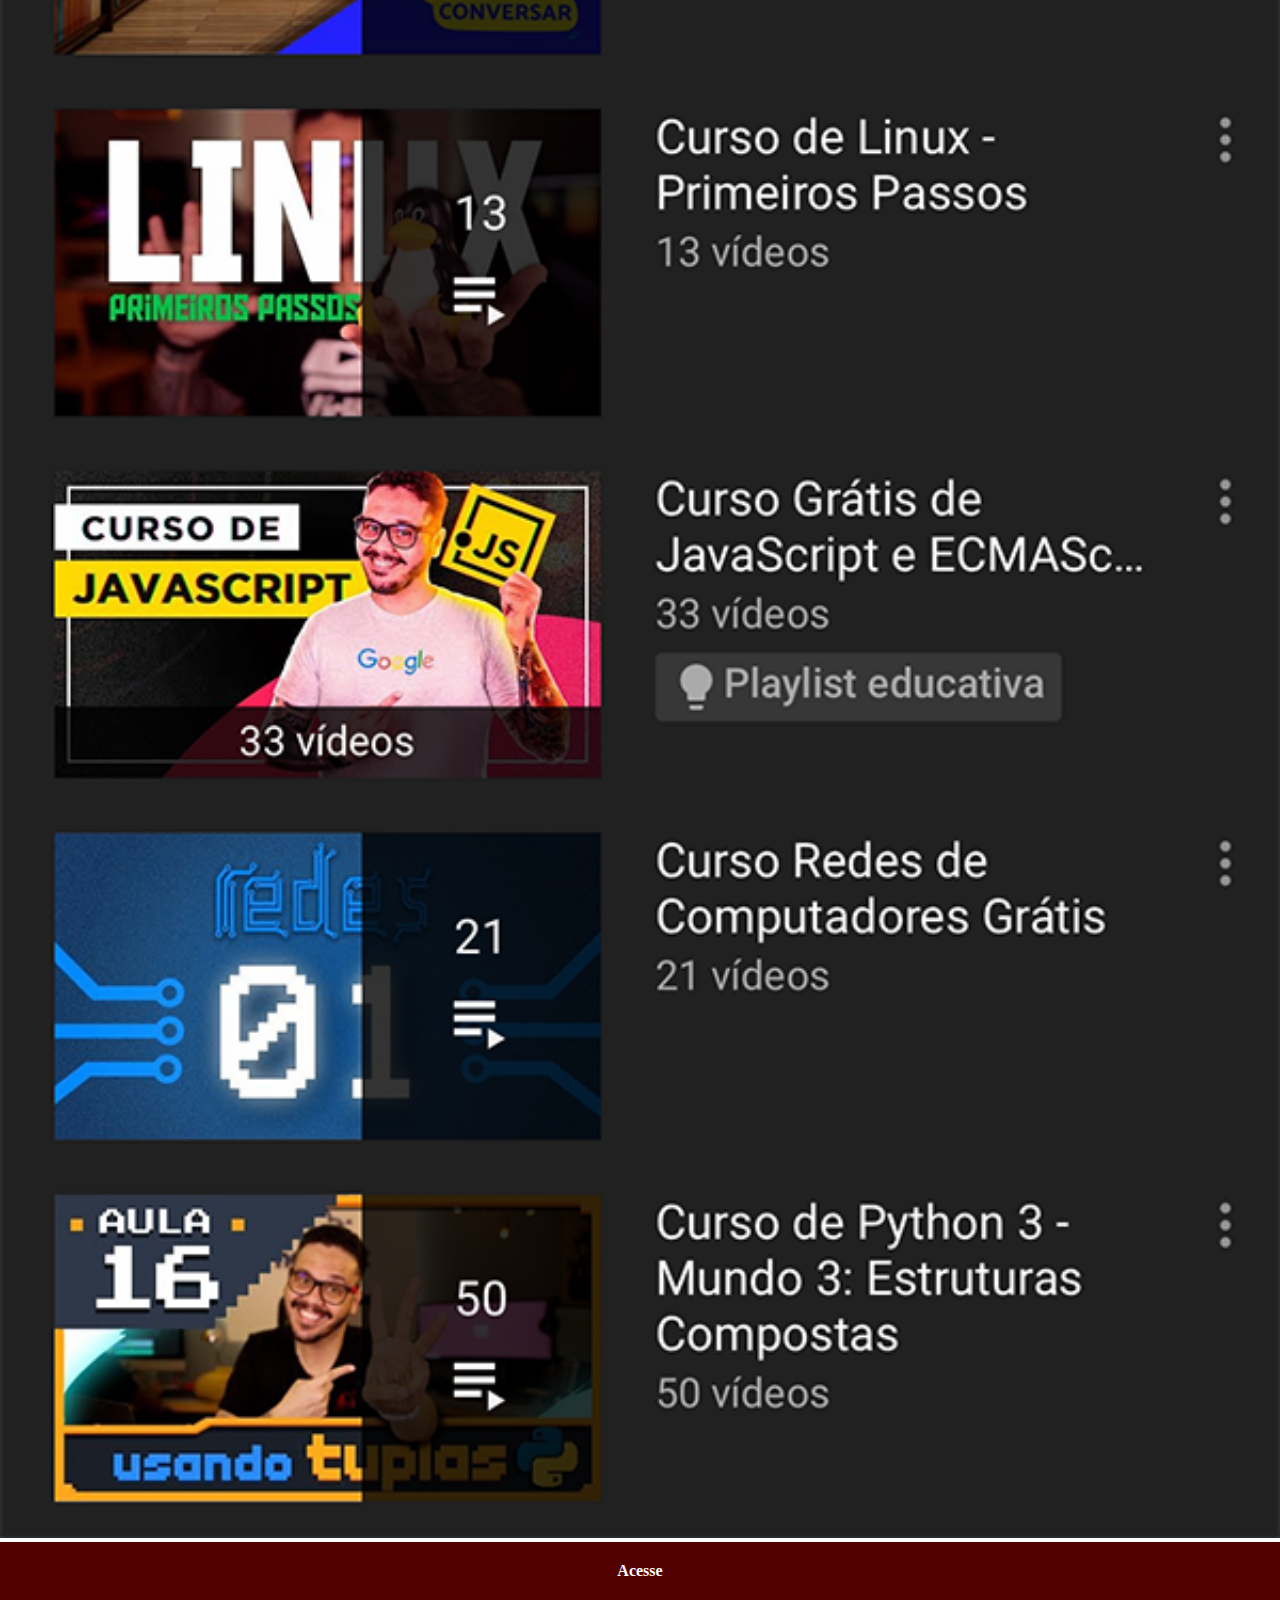
<file: youtube.html>
<!DOCTYPE html>
<html lang="pt-br">
<head>
    <meta charset="UTF-8">
    <meta name="viewport" content="width=device-width, initial-scale=1.0">
    <title>youtube</title>
  <link rel="stylesheet" href="estilo/social.css">
</head>
<body>
    <img src="imagens/tela-youtube.png" alt="youtube">
    <a href="https://www.youtube.com/@CursoemVideo/playlists" target="_blank"> Acesse</a>
</body>
</html>
</file>
<file: estilo/style.css>
@charset "UTF-8";

*{
    margin: 0px;
    padding: 0px;
    font-family: Arial, Helvetica, sans-serif;
}
html, body{
    height: 100vh;
    width: 100vw;
     background-color: black;
}
main{
    position: relative;
    height: 100vh;
    width: 100vw;
    background: url('../imagens/fundo-madeira.jpg') no-repeat top center;
    background-size: cover;
    background-attachment: fixed; 
}
section#tel{
    position: absolute;
    top: 50%;
    left: 50%;
    transform: translate(-50%,-50%);

    width: 309px;
    height: 625px;
    background-color: white;
    background:url(../imagens/frame-iphone.png) no-repeat;  
    }
iframe#tela{
  position: relative;
  top: 81px;
  left: 23px;
  width: 264px;
  height: 467px;
}
section#rede-social img{
    width: 80px;
    margin: 10px;
    border-radius: 50%;
    box-shadow: 2px 2px 10px rgba(0, 0, 0, 0.726);
    box-sizing: border-box;
}
section#rede-social{
text-align: right;
}
section#rede-social img:hover{
    border: 2px solid rgba(255, 255, 255, 0.699);
    transform: translate(-5px, -5px);
    box-shadow: 5px 5px 10px rgba(0, 0, 0, 0.849);
    transition: transform  1s, border 0.5s;

}
</file>
<file: estilo/social.css>
@charset "UTF-8";
  
* {
    margin: 0px;
    padding: 0px;
}
  ::-webkit-scrollbar{
      width: 0px;
      height: 0px;
  }
  img{
      width: 100vw; 
  }
  a{
      display: block; 
      color: white;
      padding-top: 20px;
      padding-bottom: 20px;
      background-color:rgb(83, 0, 0);
      text-align: center;
      font-weight: bolder;
      text-decoration: none;  
      width: 100vw;
  }
  a:hover{
      background-color: red;
      text-decoration: underline;
  }
</file>
